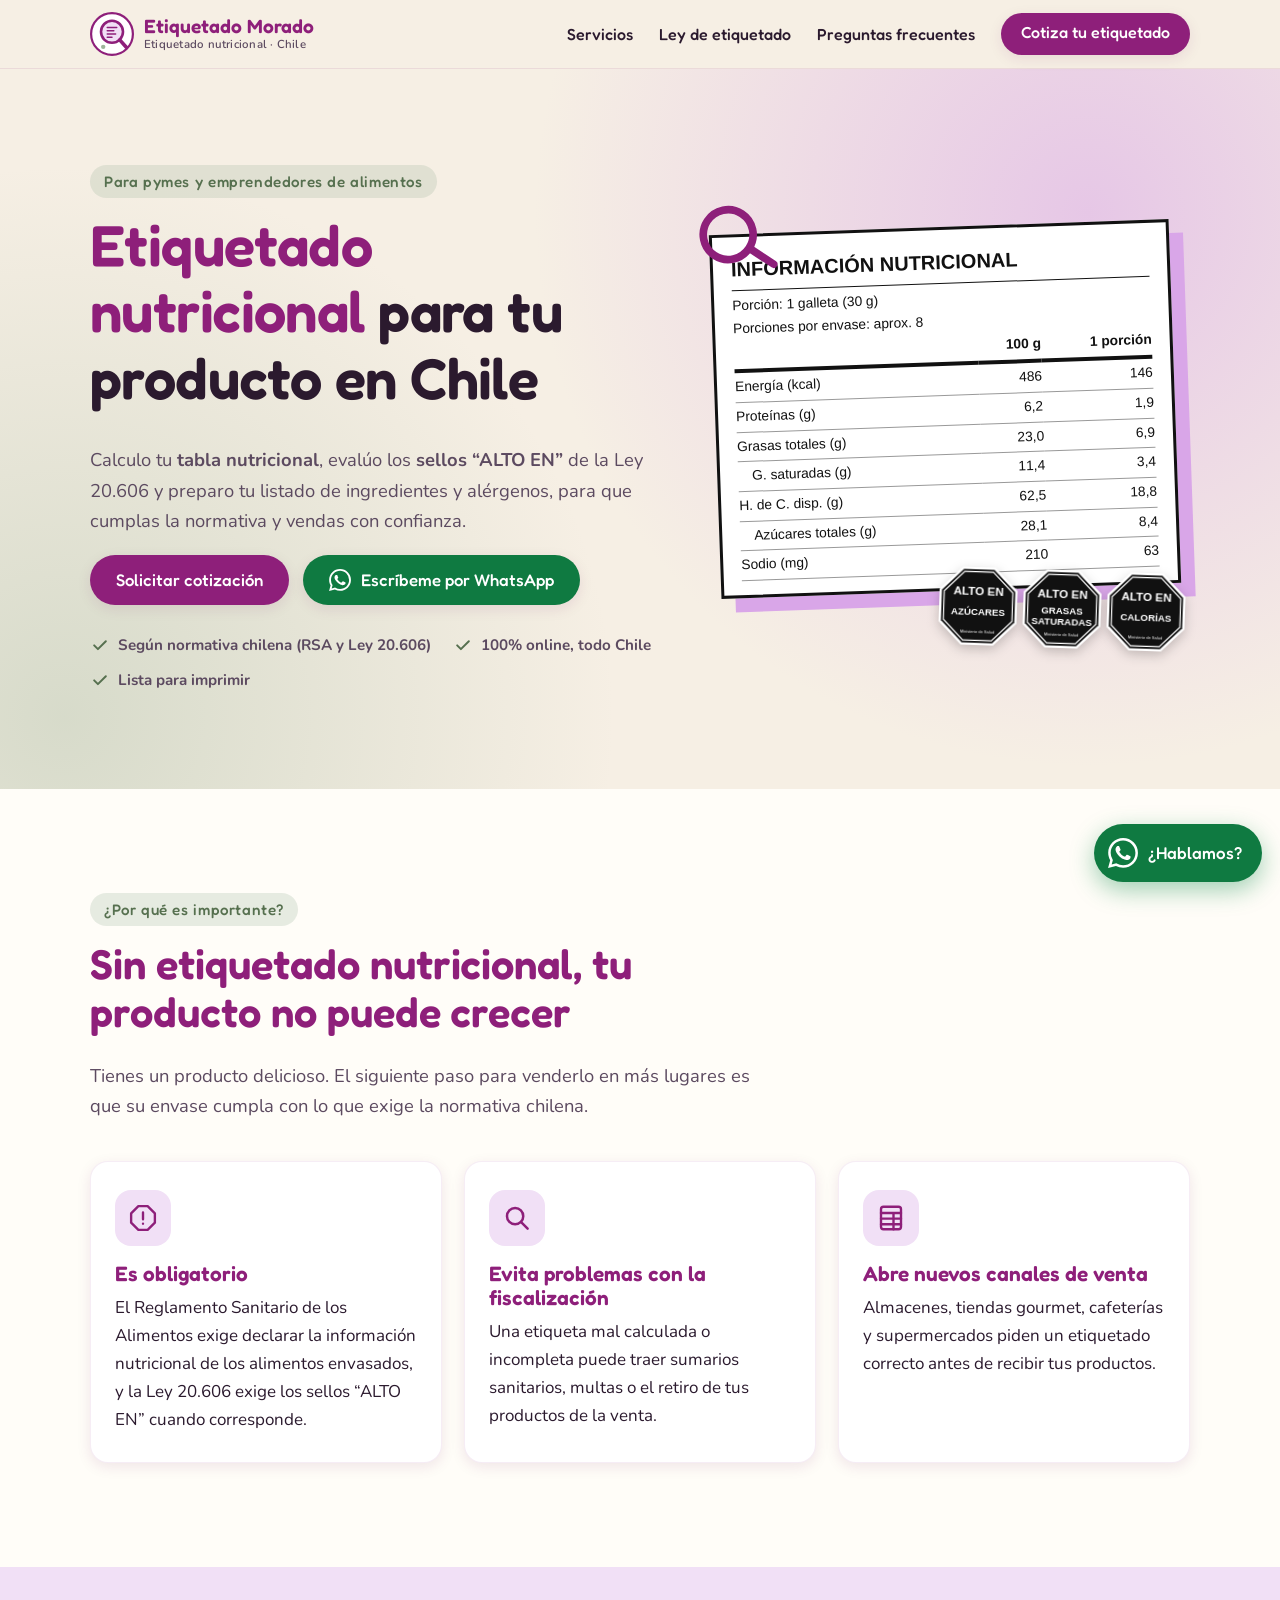
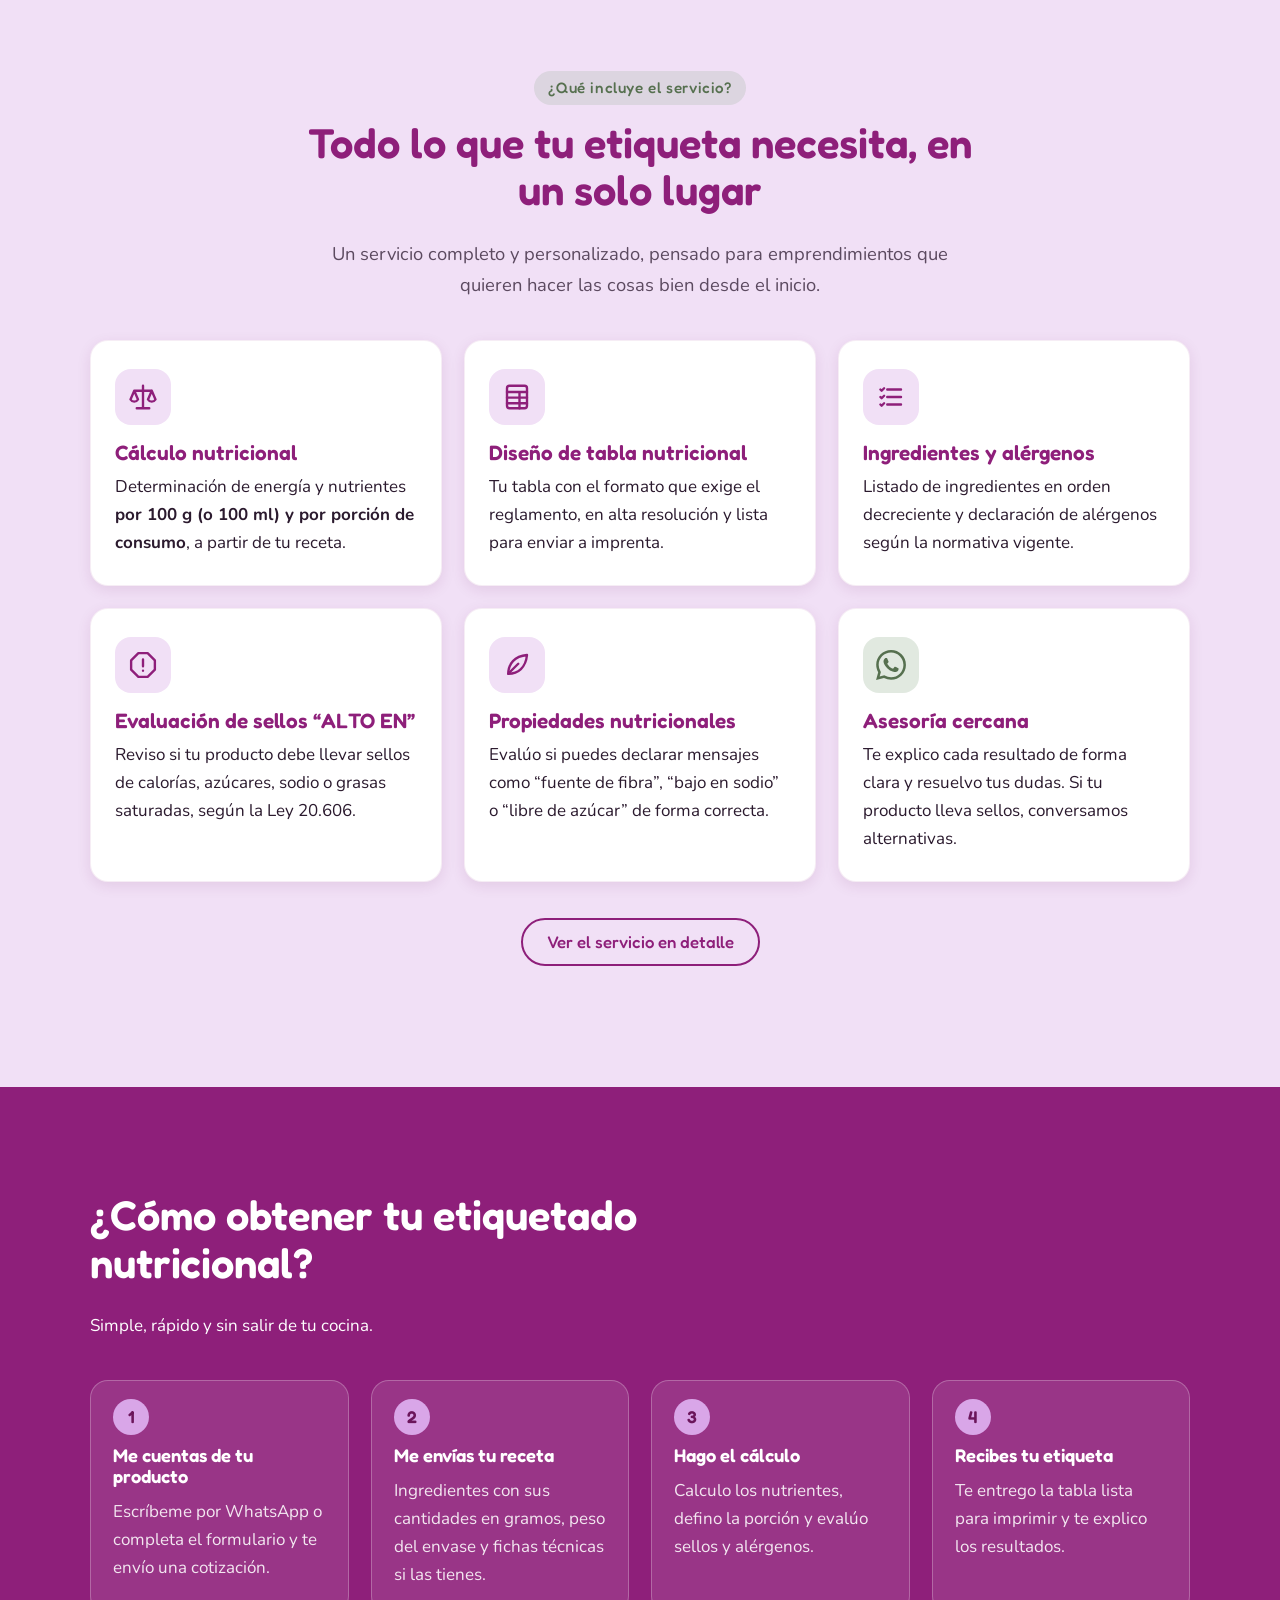
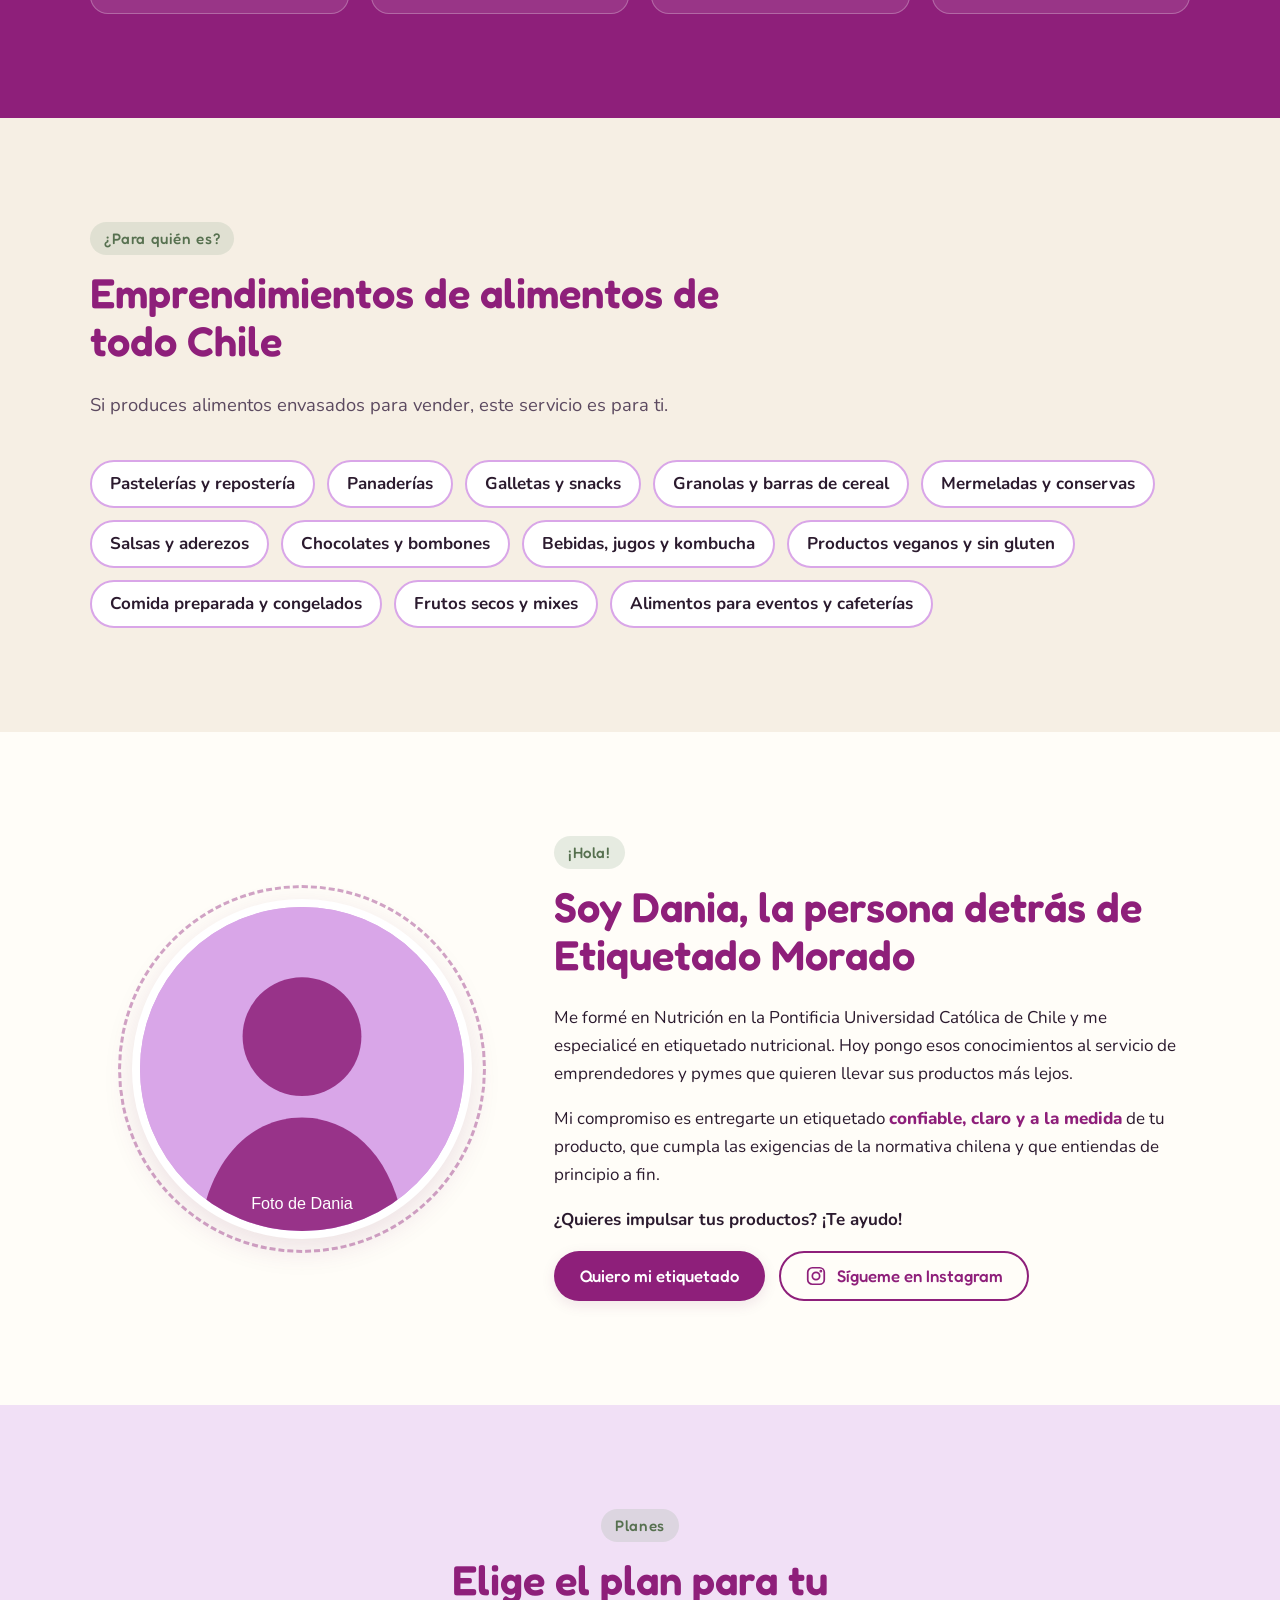
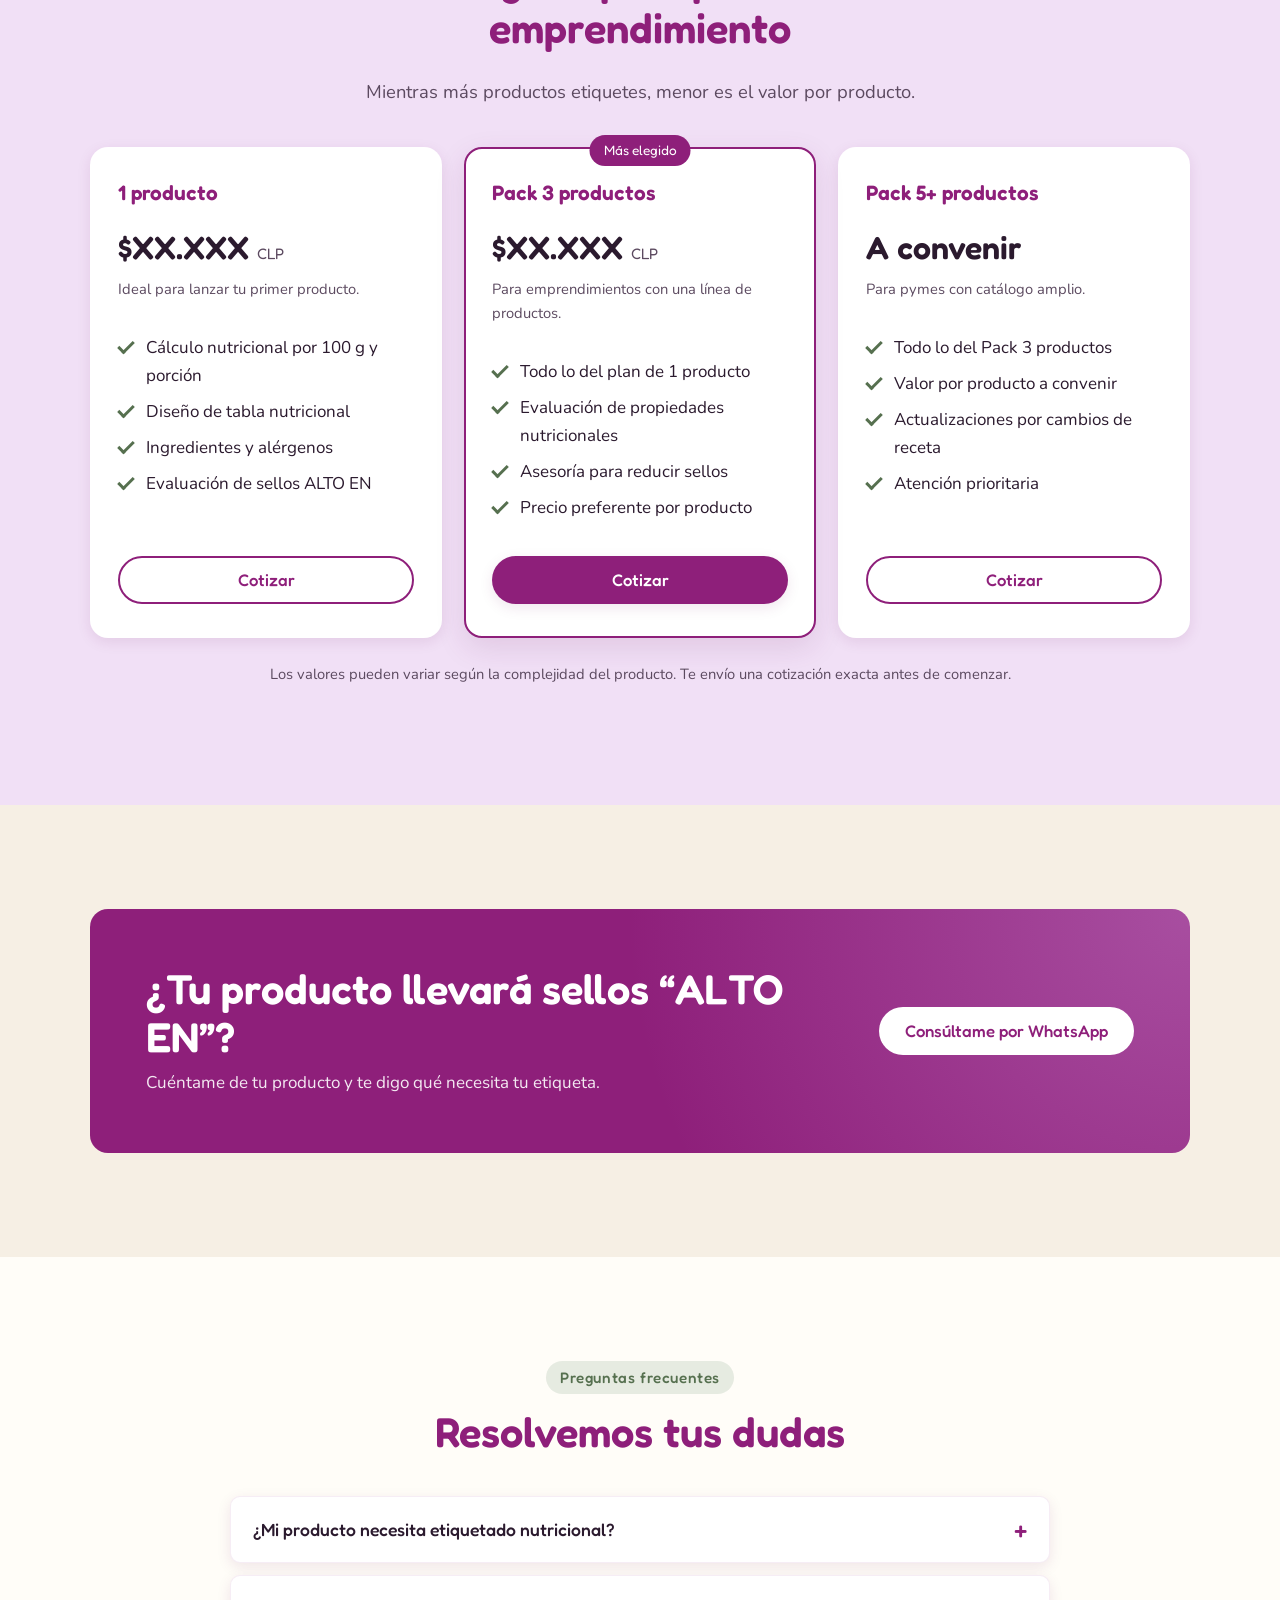
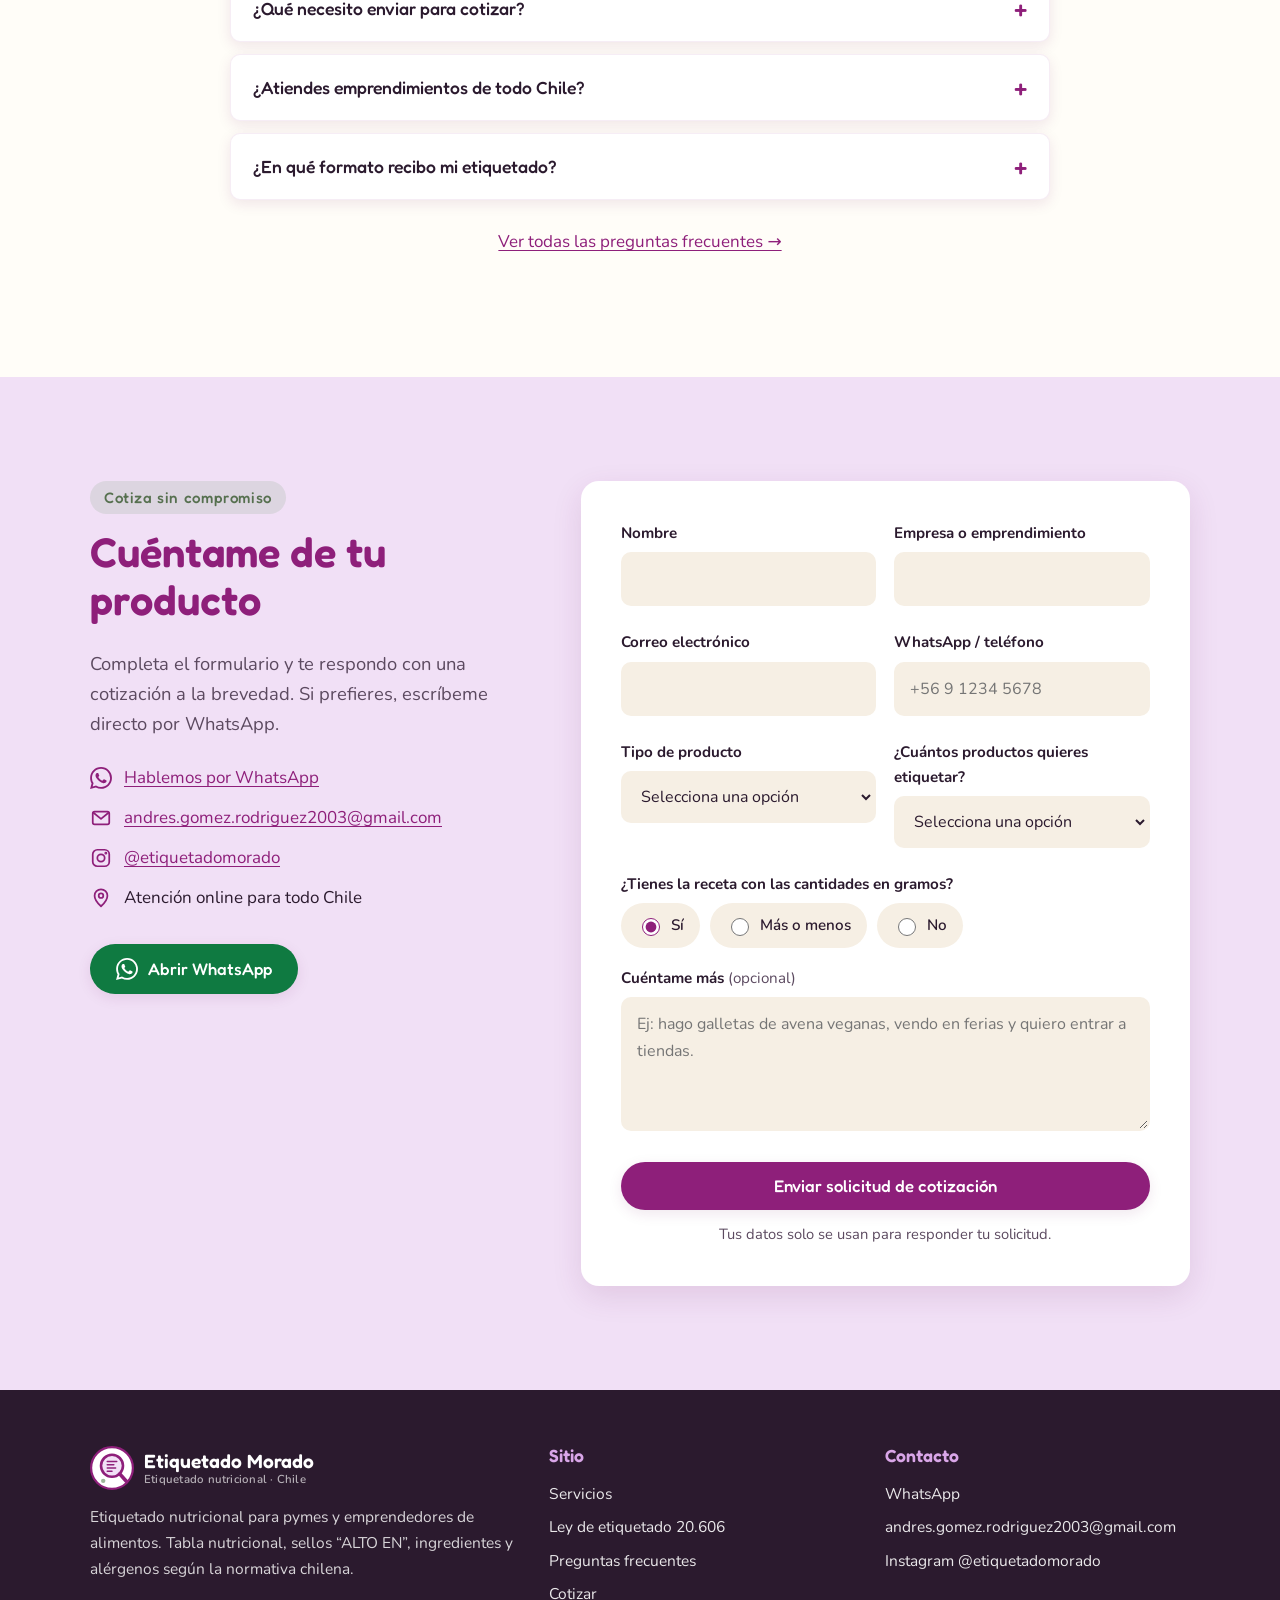
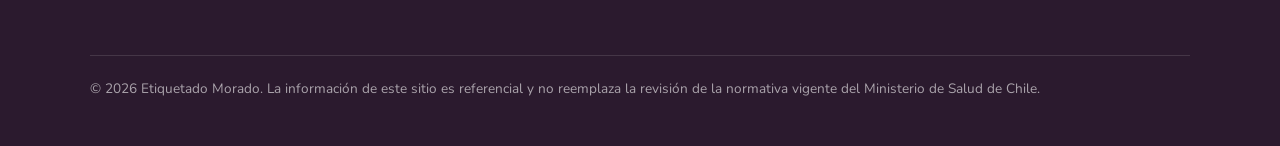
<file: index.html>
<!doctype html>
<html lang="es-CL">
<head>
  <meta charset="utf-8">
  <meta name="viewport" content="width=device-width, initial-scale=1, viewport-fit=cover">
  <title>Etiquetado Nutricional para Pymes y Emprendedores | Chile</title>
  <meta name="description" content="Tabla nutricional, sellos ALTO EN (Ley 20.606), ingredientes y alérgenos para tu producto. Etiquetado online para pymes de todo Chile. ¡Cotiza por WhatsApp!">
  <link rel="canonical" href="https://www.etiquetadomorado.cl/">
  <meta name="robots" content="index, follow, max-image-preview:large">
  <meta name="theme-color" content="#8e1f7a">

  <meta property="og:type" content="website">
  <meta property="og:locale" content="es_CL">
  <meta property="og:site_name" content="Etiquetado Morado">
  <meta property="og:title" content="Etiquetado nutricional para pymes y emprendedores en Chile">
  <meta property="og:description" content="Tabla nutricional, sellos ALTO EN, ingredientes y alérgenos. Cumple la normativa chilena y vende tus productos con confianza.">
  <meta property="og:url" content="https://www.etiquetadomorado.cl/">
  <meta property="og:image" content="https://www.etiquetadomorado.cl/assets/img/og-image.png">
  <meta property="og:image:width" content="1200">
  <meta property="og:image:height" content="630">
  <meta name="twitter:card" content="summary_large_image">

  <link rel="icon" href="/favicon.ico" sizes="48x48">
  <link rel="icon" href="/assets/img/logo.svg" type="image/svg+xml">
  <link rel="apple-touch-icon" href="/assets/img/apple-touch-icon.png">
  <link rel="manifest" href="/site.webmanifest">

  <link rel="preconnect" href="https://fonts.googleapis.com">
  <link rel="preconnect" href="https://fonts.gstatic.com" crossorigin>
  <link rel="stylesheet" href="https://fonts.googleapis.com/css2?family=Fredoka:wght@500;600&family=Nunito:wght@400;600;700;800&display=swap">
  <link rel="stylesheet" href="/css/styles.css">
  <script>document.documentElement.classList.add("js");</script>
  <script src="/js/config.js" defer></script>
  <script src="/js/main.js" defer></script>

  <script type="application/ld+json">
  {
    "@context": "https://schema.org",
    "@graph": [
      {
        "@type": "ProfessionalService",
        "@id": "https://www.etiquetadomorado.cl/#negocio",
        "name": "Etiquetado Morado",
        "description": "Servicio de elaboración de etiquetado nutricional para pymes y emprendedores de alimentos en Chile: tabla nutricional, sellos ALTO EN según Ley 20.606, ingredientes, alérgenos y propiedades nutricionales.",
        "url": "https://www.etiquetadomorado.cl/",
        "logo": "https://www.etiquetadomorado.cl/assets/img/logo.svg",
        "image": "https://www.etiquetadomorado.cl/assets/img/og-image.png",
        "email": "andres.gomez.rodriguez2003@gmail.com",
        "telephone": "+56979828311",
        "priceRange": "$$",
        "areaServed": { "@type": "Country", "name": "Chile" },
        "knowsLanguage": "es-CL",
        "founder": { "@id": "https://www.etiquetadomorado.cl/#dania" },
        "sameAs": ["https://www.instagram.com/etiquetadomorado/"],
        "hasOfferCatalog": {
          "@type": "OfferCatalog",
          "name": "Servicios de etiquetado nutricional",
          "itemListElement": [
            { "@type": "Offer", "itemOffered": { "@type": "Service", "name": "Cálculo de tabla nutricional por 100 g y por porción" } },
            { "@type": "Offer", "itemOffered": { "@type": "Service", "name": "Diseño de tabla nutricional lista para imprimir" } },
            { "@type": "Offer", "itemOffered": { "@type": "Service", "name": "Listado de ingredientes y declaración de alérgenos" } },
            { "@type": "Offer", "itemOffered": { "@type": "Service", "name": "Evaluación de sellos ALTO EN según Ley 20.606" } },
            { "@type": "Offer", "itemOffered": { "@type": "Service", "name": "Evaluación de propiedades nutricionales y saludables" } }
          ]
        }
      },
      {
        "@type": "Person",
        "@id": "https://www.etiquetadomorado.cl/#dania",
        "name": "Dania",
        "jobTitle": "Etiquetado nutricional",
        "alumniOf": { "@type": "CollegeOrUniversity", "name": "Pontificia Universidad Católica de Chile" },
        "worksFor": { "@id": "https://www.etiquetadomorado.cl/#negocio" }
      },
      {
        "@type": "WebSite",
        "@id": "https://www.etiquetadomorado.cl/#web",
        "url": "https://www.etiquetadomorado.cl/",
        "name": "Etiquetado Morado",
        "inLanguage": "es-CL",
        "publisher": { "@id": "https://www.etiquetadomorado.cl/#negocio" }
      },
      {
        "@type": "FAQPage",
        "mainEntity": [
          {
            "@type": "Question",
            "name": "¿Mi producto necesita etiquetado nutricional?",
            "acceptedAnswer": { "@type": "Answer", "text": "Sí, en Chile los alimentos envasados que se comercializan deben incluir rotulación nutricional según el Reglamento Sanitario de los Alimentos (DS 977/96), con algunas excepciones. Además, si superan los límites de la Ley 20.606 deben llevar los sellos ALTO EN." }
          },
          {
            "@type": "Question",
            "name": "¿Qué necesito enviar para cotizar mi etiquetado?",
            "acceptedAnswer": { "@type": "Answer", "text": "La receta con todos los ingredientes y sus cantidades en gramos, el peso neto del envase y, si las tienes, las fichas técnicas de tus ingredientes. Si no tienes todo, te ayudo a reunirlo." }
          },
          {
            "@type": "Question",
            "name": "¿Atiendes emprendimientos de todo Chile?",
            "acceptedAnswer": { "@type": "Answer", "text": "Sí. El servicio es 100% online, así que trabajo con pymes y emprendedores de cualquier región de Chile." }
          },
          {
            "@type": "Question",
            "name": "¿En qué formato recibo mi etiquetado?",
            "acceptedAnswer": { "@type": "Answer", "text": "Recibes la tabla nutricional diseñada en alta resolución (PDF y PNG), el listado de ingredientes y alérgenos y la evaluación de sellos, lista para que tu diseñador o imprenta la incorpore al envase." }
          }
        ]
      }
    ]
  }
  </script>
</head>
<body>
  <a class="skip-link" href="#contenido">Saltar al contenido</a>

  <svg width="0" height="0" style="position:absolute" aria-hidden="true" focusable="false">
    <symbol id="i-wsp" viewBox="0 0 24 24"><path fill="currentColor" d="M17.47 14.38c-.3-.15-1.76-.87-2.03-.97-.27-.1-.47-.15-.67.15-.2.3-.77.97-.94 1.16-.17.2-.35.22-.64.08-.3-.15-1.26-.47-2.39-1.48-.88-.79-1.48-1.76-1.65-2.06-.17-.3-.02-.46.13-.6.13-.14.3-.35.44-.52.15-.18.2-.3.3-.5.1-.2.05-.37-.02-.52-.08-.15-.67-1.61-.92-2.2-.24-.58-.49-.5-.67-.51h-.57c-.2 0-.52.07-.79.37-.27.3-1.04 1.02-1.04 2.48s1.07 2.88 1.21 3.07c.15.2 2.1 3.2 5.08 4.49.71.3 1.26.49 1.7.63.71.22 1.36.19 1.87.12.57-.09 1.76-.72 2-1.41.25-.7.25-1.29.18-1.41-.08-.13-.27-.2-.57-.35Zm-5.42 7.4h-.01a9.87 9.87 0 0 1-5.03-1.38l-.36-.21-3.74.98 1-3.65-.24-.37a9.86 9.86 0 0 1-1.51-5.26c0-5.45 4.44-9.88 9.89-9.88 2.64 0 5.12 1.03 6.99 2.9a9.83 9.83 0 0 1 2.89 6.99c0 5.45-4.44 9.88-9.88 9.88Zm8.41-18.3A11.82 11.82 0 0 0 12.05 0C5.5 0 .16 5.34.16 11.89c0 2.1.55 4.14 1.59 5.95L.06 24l6.3-1.65a11.88 11.88 0 0 0 5.69 1.45h.01c6.55 0 11.89-5.34 11.89-11.9 0-3.17-1.24-6.16-3.48-8.41Z"/></symbol>
    <symbol id="i-menu" viewBox="0 0 24 24"><path fill="none" stroke="currentColor" stroke-width="2.2" stroke-linecap="round" d="M4 7h16M4 12h16M4 17h16"/></symbol>
    <symbol id="i-check" viewBox="0 0 24 24"><path fill="none" stroke="currentColor" stroke-width="2.4" stroke-linecap="round" stroke-linejoin="round" d="m5 12.5 4.5 4.5L19 7.5"/></symbol>
    <symbol id="i-balanza" viewBox="0 0 24 24"><g fill="none" stroke="currentColor" stroke-width="1.9" stroke-linecap="round" stroke-linejoin="round"><path d="M12 3v18M7 21h10M5 7h14M5 7l-3 7a3.5 3.5 0 0 0 6 0L5 7Zm14 0-3 7a3.5 3.5 0 0 0 6 0l-3-7Z"/></g></symbol>
    <symbol id="i-tabla" viewBox="0 0 24 24"><g fill="none" stroke="currentColor" stroke-width="1.9" stroke-linecap="round"><rect x="4" y="3" width="16" height="18" rx="2"/><path d="M4 8h16M4 12.5h16M4 17h16M14 8v13"/></g></symbol>
    <symbol id="i-lista" viewBox="0 0 24 24"><g fill="none" stroke="currentColor" stroke-width="1.9" stroke-linecap="round" stroke-linejoin="round"><path d="M9 6h11M9 12h11M9 18h11"/><path d="m3.5 6 1 1 2-2M3.5 12l1 1 2-2M3.5 18l1 1 2-2"/></g></symbol>
    <symbol id="i-octogono" viewBox="0 0 24 24"><path fill="none" stroke="currentColor" stroke-width="1.9" stroke-linejoin="round" d="M8.3 2.5h7.4l5.8 5.8v7.4l-5.8 5.8H8.3l-5.8-5.8V8.3Z"/><path fill="none" stroke="currentColor" stroke-width="1.9" stroke-linecap="round" d="M12 7.5v5.5M12 16.5v.01"/></symbol>
    <symbol id="i-hoja" viewBox="0 0 24 24"><g fill="none" stroke="currentColor" stroke-width="1.9" stroke-linecap="round" stroke-linejoin="round"><path d="M5 19c0-8 5-14 15-15-1 10-7 15-15 15Z"/><path d="M5 19 13 11"/></g></symbol>
    <symbol id="i-mail" viewBox="0 0 24 24"><g fill="none" stroke="currentColor" stroke-width="1.9" stroke-linejoin="round"><rect x="3" y="5" width="18" height="14" rx="2"/><path d="m3.5 6 8.5 7 8.5-7"/></g></symbol>
    <symbol id="i-ig" viewBox="0 0 24 24"><g fill="none" stroke="currentColor" stroke-width="1.9"><rect x="3" y="3" width="18" height="18" rx="5"/><circle cx="12" cy="12" r="4"/><circle cx="17.3" cy="6.7" r=".6" fill="currentColor"/></g></symbol>
    <symbol id="i-chile" viewBox="0 0 24 24"><g fill="none" stroke="currentColor" stroke-width="1.9" stroke-linecap="round" stroke-linejoin="round"><path d="M12 21s-7-6.2-7-11.5a7 7 0 0 1 14 0C19 14.8 12 21 12 21Z"/><circle cx="12" cy="9.5" r="2.5"/></g></symbol>
    <symbol id="i-lupa" viewBox="0 0 24 24"><g fill="none" stroke="currentColor" stroke-width="2" stroke-linecap="round"><circle cx="10.5" cy="10.5" r="6.5"/><path d="m15.5 15.5 5 5"/></g></symbol>
  </svg>

  <header class="header">
    <div class="contenedor header__barra">
      <a class="logo" href="/" aria-label="Etiquetado Morado, ir al inicio">
        <img src="/assets/img/logo.svg" alt="" width="44" height="44">
        <span>Etiquetado Morado<small>Etiquetado nutricional · Chile</small></span>
      </a>
      <button class="nav__toggle" type="button" aria-expanded="false" aria-controls="nav" aria-label="Abrir menú">
        <svg aria-hidden="true"><use href="#i-menu"/></svg>
      </button>
      <nav id="nav" class="nav" aria-label="Principal">
        <ul>
          <li><a href="/servicios/">Servicios</a></li>
          <li><a href="/ley-de-etiquetado/">Ley de etiquetado</a></li>
          <li><a href="/preguntas-frecuentes/">Preguntas frecuentes</a></li>
          <li><a class="btn btn--primario" href="/#cotizar">Cotiza tu etiquetado</a></li>
        </ul>
      </nav>
    </div>
  </header>

  <main id="contenido">
    <!-- HERO -->
    <section class="hero">
      <div class="contenedor hero__grid">
        <div>
          <span class="eyebrow">Para pymes y emprendedores de alimentos</span>
          <h1>Etiquetado nutricional <span>para tu producto en Chile</span></h1>
          <p class="lead">Calculo tu <strong>tabla nutricional</strong>, evalúo los <strong>sellos “ALTO EN”</strong> de la Ley 20.606 y preparo tu listado de ingredientes y alérgenos, para que cumplas la normativa y vendas con confianza.</p>
          <div class="acciones">
            <a class="btn btn--primario" href="#cotizar">Solicitar cotización</a>
            <a class="btn btn--wsp" href="https://wa.me/56979828311" data-wsp>
              <svg aria-hidden="true"><use href="#i-wsp"/></svg>
              Escríbeme por WhatsApp
            </a>
          </div>
          <ul class="hero__confianza">
            <li><svg aria-hidden="true"><use href="#i-check"/></svg>Según normativa chilena (RSA y Ley 20.606)</li>
            <li><svg aria-hidden="true"><use href="#i-check"/></svg>100% online, todo Chile</li>
            <li><svg aria-hidden="true"><use href="#i-check"/></svg>Lista para imprimir</li>
          </ul>
        </div>

        <div class="hero__visual" aria-hidden="true">
          <svg class="lupa-deco" viewBox="0 0 24 24"><use href="#i-lupa"/></svg>
          <div class="etiqueta-demo">
            <div class="etiqueta-demo__titulo">Información nutricional</div>
            <div>Porción: 1 galleta (30 g)</div>
            <div>Porciones por envase: aprox. 8</div>
            <table>
              <thead><tr><th></th><th>100 g</th><th>1 porción</th></tr></thead>
              <tbody>
                <tr><td>Energía (kcal)</td><td>486</td><td>146</td></tr>
                <tr><td>Proteínas (g)</td><td>6,2</td><td>1,9</td></tr>
                <tr><td>Grasas totales (g)</td><td>23,0</td><td>6,9</td></tr>
                <tr class="sub"><td>G. saturadas (g)</td><td>11,4</td><td>3,4</td></tr>
                <tr><td>H. de C. disp. (g)</td><td>62,5</td><td>18,8</td></tr>
                <tr class="sub"><td>Azúcares totales (g)</td><td>28,1</td><td>8,4</td></tr>
                <tr><td>Sodio (mg)</td><td>210</td><td>63</td></tr>
              </tbody>
            </table>
            <div class="etiqueta-demo__sellos">
              <img class="sello" src="/assets/img/sello-azucares.svg" alt="" width="78" height="78">
              <img class="sello" src="/assets/img/sello-grasas.svg" alt="" width="78" height="78">
              <img class="sello" src="/assets/img/sello-calorias.svg" alt="" width="78" height="78">
            </div>
          </div>
        </div>
      </div>
    </section>

    <!-- POR QUÉ -->
    <section class="seccion seccion--papel" aria-labelledby="t-porque">
      <div class="contenedor">
        <div class="seccion__intro revelar">
          <span class="eyebrow">¿Por qué es importante?</span>
          <h2 id="t-porque">Sin etiquetado nutricional, tu producto no puede crecer</h2>
          <p class="lead">Tienes un producto delicioso. El siguiente paso para venderlo en más lugares es que su envase cumpla con lo que exige la normativa chilena.</p>
        </div>
        <div class="grid grid--3">
          <article class="tarjeta revelar">
            <div class="tarjeta__icono"><svg aria-hidden="true"><use href="#i-octogono"/></svg></div>
            <h3>Es obligatorio</h3>
            <p>El Reglamento Sanitario de los Alimentos exige declarar la información nutricional de los alimentos envasados, y la Ley 20.606 exige los sellos “ALTO EN” cuando corresponde.</p>
          </article>
          <article class="tarjeta revelar">
            <div class="tarjeta__icono"><svg aria-hidden="true"><use href="#i-lupa"/></svg></div>
            <h3>Evita problemas con la fiscalización</h3>
            <p>Una etiqueta mal calculada o incompleta puede traer sumarios sanitarios, multas o el retiro de tus productos de la venta.</p>
          </article>
          <article class="tarjeta revelar">
            <div class="tarjeta__icono"><svg aria-hidden="true"><use href="#i-tabla"/></svg></div>
            <h3>Abre nuevos canales de venta</h3>
            <p>Almacenes, tiendas gourmet, cafeterías y supermercados piden un etiquetado correcto antes de recibir tus productos.</p>
          </article>
        </div>
      </div>
    </section>

    <!-- SERVICIO -->
    <section class="seccion seccion--lila" id="servicio" aria-labelledby="t-servicio">
      <div class="contenedor">
        <div class="seccion__intro seccion__intro--centro revelar">
          <span class="eyebrow">¿Qué incluye el servicio?</span>
          <h2 id="t-servicio">Todo lo que tu etiqueta necesita, en un solo lugar</h2>
          <p class="lead">Un servicio completo y personalizado, pensado para emprendimientos que quieren hacer las cosas bien desde el inicio.</p>
        </div>
        <div class="grid grid--3">
          <article class="tarjeta revelar">
            <div class="tarjeta__icono"><svg aria-hidden="true"><use href="#i-balanza"/></svg></div>
            <h3>Cálculo nutricional</h3>
            <p>Determinación de energía y nutrientes <strong>por 100 g (o 100 ml) y por porción de consumo</strong>, a partir de tu receta.</p>
          </article>
          <article class="tarjeta revelar">
            <div class="tarjeta__icono"><svg aria-hidden="true"><use href="#i-tabla"/></svg></div>
            <h3>Diseño de tabla nutricional</h3>
            <p>Tu tabla con el formato que exige el reglamento, en alta resolución y lista para enviar a imprenta.</p>
          </article>
          <article class="tarjeta revelar">
            <div class="tarjeta__icono"><svg aria-hidden="true"><use href="#i-lista"/></svg></div>
            <h3>Ingredientes y alérgenos</h3>
            <p>Listado de ingredientes en orden decreciente y declaración de alérgenos según la normativa vigente.</p>
          </article>
          <article class="tarjeta revelar">
            <div class="tarjeta__icono"><svg aria-hidden="true"><use href="#i-octogono"/></svg></div>
            <h3>Evaluación de sellos “ALTO EN”</h3>
            <p>Reviso si tu producto debe llevar sellos de calorías, azúcares, sodio o grasas saturadas, según la Ley 20.606.</p>
          </article>
          <article class="tarjeta revelar">
            <div class="tarjeta__icono"><svg aria-hidden="true"><use href="#i-hoja"/></svg></div>
            <h3>Propiedades nutricionales</h3>
            <p>Evalúo si puedes declarar mensajes como “fuente de fibra”, “bajo en sodio” o “libre de azúcar” de forma correcta.</p>
          </article>
          <article class="tarjeta tarjeta--salvia revelar">
            <div class="tarjeta__icono"><svg aria-hidden="true"><use href="#i-wsp"/></svg></div>
            <h3>Asesoría cercana</h3>
            <p>Te explico cada resultado de forma clara y resuelvo tus dudas. Si tu producto lleva sellos, conversamos alternativas.</p>
          </article>
        </div>
        <p style="text-align:center;margin-top:36px">
          <a class="btn btn--borde" href="/servicios/">Ver el servicio en detalle</a>
        </p>
      </div>
    </section>

    <!-- CÓMO FUNCIONA -->
    <section class="seccion seccion--morado" aria-labelledby="t-proceso">
      <div class="contenedor">
        <div class="seccion__intro revelar">
          <h2 id="t-proceso">¿Cómo obtener tu etiquetado nutricional?</h2>
          <p>Simple, rápido y sin salir de tu cocina.</p>
        </div>
        <ol class="pasos">
          <li class="revelar">
            <h3>Me cuentas de tu producto</h3>
            <p>Escríbeme por WhatsApp o completa el formulario y te envío una cotización.</p>
          </li>
          <li class="revelar">
            <h3>Me envías tu receta</h3>
            <p>Ingredientes con sus cantidades en gramos, peso del envase y fichas técnicas si las tienes.</p>
          </li>
          <li class="revelar">
            <h3>Hago el cálculo</h3>
            <p>Calculo los nutrientes, defino la porción y evalúo sellos y alérgenos.</p>
          </li>
          <li class="revelar">
            <h3>Recibes tu etiqueta</h3>
            <p>Te entrego la tabla lista para imprimir y te explico los resultados.</p>
          </li>
        </ol>
      </div>
    </section>

    <!-- PARA QUIÉN -->
    <section class="seccion" aria-labelledby="t-rubros">
      <div class="contenedor">
        <div class="seccion__intro revelar">
          <span class="eyebrow">¿Para quién es?</span>
          <h2 id="t-rubros">Emprendimientos de alimentos de todo Chile</h2>
          <p class="lead">Si produces alimentos envasados para vender, este servicio es para ti.</p>
        </div>
        <ul class="chips revelar">
          <li>Pastelerías y repostería</li>
          <li>Panaderías</li>
          <li>Galletas y snacks</li>
          <li>Granolas y barras de cereal</li>
          <li>Mermeladas y conservas</li>
          <li>Salsas y aderezos</li>
          <li>Chocolates y bombones</li>
          <li>Bebidas, jugos y kombucha</li>
          <li>Productos veganos y sin gluten</li>
          <li>Comida preparada y congelados</li>
          <li>Frutos secos y mixes</li>
          <li>Alimentos para eventos y cafeterías</li>
        </ul>
      </div>
    </section>

    <!-- SOBRE MÍ -->
    <section class="seccion seccion--papel" id="sobre-mi" aria-labelledby="t-sobre">
      <div class="contenedor sobre">
        <div class="sobre__foto revelar">
          <!-- TODO: reemplazar por una foto real de Dania (cuadrada, mín. 600×600, WebP) -->
          <img src="/assets/img/dania.svg" alt="Dania, a cargo de Etiquetado Morado" width="600" height="600" loading="lazy">
        </div>
        <div class="revelar">
          <span class="eyebrow">¡Hola!</span>
          <h2 id="t-sobre">Soy Dania, la persona detrás de Etiquetado Morado</h2>
          <!-- TODO: confirmar con la clienta su título/formación exacta -->
          <p>Me formé en Nutrición en la Pontificia Universidad Católica de Chile y me especialicé en etiquetado nutricional. Hoy pongo esos conocimientos al servicio de emprendedores y pymes que quieren llevar sus productos más lejos.</p>
          <p>Mi compromiso es entregarte un etiquetado <span class="resaltado">confiable, claro y a la medida</span> de tu producto, que cumpla las exigencias de la normativa chilena y que entiendas de principio a fin.</p>
          <p><strong>¿Quieres impulsar tus productos? ¡Te ayudo!</strong></p>
          <div class="acciones">
            <a class="btn btn--primario" href="#cotizar">Quiero mi etiquetado</a>
            <a class="btn btn--borde" href="https://www.instagram.com/etiquetadomorado/" target="_blank" rel="noopener">
              <svg aria-hidden="true"><use href="#i-ig"/></svg>
              Sígueme en Instagram
            </a>
          </div>
        </div>
      </div>
    </section>

    <!-- PLANES -->
    <section class="seccion seccion--lila" id="planes" aria-labelledby="t-planes">
      <div class="contenedor">
        <div class="seccion__intro seccion__intro--centro revelar">
          <span class="eyebrow">Planes</span>
          <h2 id="t-planes">Elige el plan para tu emprendimiento</h2>
          <p class="lead">Mientras más productos etiquetes, menor es el valor por producto.</p>
        </div>
        <!-- TODO: reemplazar precios $XX.XXX por los valores reales -->
        <div class="grid grid--3">
          <article class="plan revelar">
            <h3>1 producto</h3>
            <p class="plan__precio">$XX.XXX <small>CLP</small></p>
            <p class="nota">Ideal para lanzar tu primer producto.</p>
            <ul>
              <li>Cálculo nutricional por 100 g y porción</li>
              <li>Diseño de tabla nutricional</li>
              <li>Ingredientes y alérgenos</li>
              <li>Evaluación de sellos ALTO EN</li>
            </ul>
            <a class="btn btn--borde btn--bloque" href="#cotizar">Cotizar</a>
          </article>
          <article class="plan plan--destacado revelar">
            <span class="plan__etiqueta">Más elegido</span>
            <h3>Pack 3 productos</h3>
            <p class="plan__precio">$XX.XXX <small>CLP</small></p>
            <p class="nota">Para emprendimientos con una línea de productos.</p>
            <ul>
              <li>Todo lo del plan de 1 producto</li>
              <li>Evaluación de propiedades nutricionales</li>
              <li>Asesoría para reducir sellos</li>
              <li>Precio preferente por producto</li>
            </ul>
            <a class="btn btn--primario btn--bloque" href="#cotizar">Cotizar</a>
          </article>
          <article class="plan revelar">
            <h3>Pack 5+ productos</h3>
            <p class="plan__precio">A convenir</p>
            <p class="nota">Para pymes con catálogo amplio.</p>
            <ul>
              <li>Todo lo del Pack 3 productos</li>
              <li>Valor por producto a convenir</li>
              <li>Actualizaciones por cambios de receta</li>
              <li>Atención prioritaria</li>
            </ul>
            <a class="btn btn--borde btn--bloque" href="#cotizar">Cotizar</a>
          </article>
        </div>
        <p class="nota" style="text-align:center;margin-top:24px">Los valores pueden variar según la complejidad del producto. Te envío una cotización exacta antes de comenzar.</p>
      </div>
    </section>

    <!-- TESTIMONIOS: activar cuando existan testimonios reales de clientes (no inventar reseñas)
    <section class="seccion" aria-labelledby="t-testimonios">
      <div class="contenedor">
        <h2 id="t-testimonios">Lo que dicen mis clientes</h2>
        <div class="grid grid--3">
          <figure class="tarjeta"><blockquote>…</blockquote><figcaption>Nombre, Emprendimiento</figcaption></figure>
        </div>
      </div>
    </section>
    -->

    <!-- CALCULADORA TEASER -->
    <section class="seccion" aria-labelledby="t-calc">
      <div class="contenedor">
        <div class="cta-banda revelar">
          <div>
            <h2 id="t-calc">¿Tu producto llevará sellos “ALTO EN”?</h2>
            <p>Cuéntame de tu producto y te digo qué necesita tu etiqueta.</p>
          </div>
          <a class="btn btn--blanco" href="https://wa.me/56979828311" data-wsp="¡Hola Dania! Quiero saber si mi producto llevaría sellos ALTO EN.">Consúltame por WhatsApp</a>
        </div>
      </div>
    </section>

    <!-- FAQ -->
    <section class="seccion seccion--papel" aria-labelledby="t-faq">
      <div class="contenedor">
        <div class="seccion__intro seccion__intro--centro revelar">
          <span class="eyebrow">Preguntas frecuentes</span>
          <h2 id="t-faq">Resolvemos tus dudas</h2>
        </div>
        <div class="faq">
          <details>
            <summary>¿Mi producto necesita etiquetado nutricional?</summary>
            <div class="faq__respuesta"><p>Sí. En Chile los alimentos envasados que se comercializan deben incluir rotulación nutricional según el Reglamento Sanitario de los Alimentos (DS 977/96), con algunas excepciones. Además, si superan los límites de la <a href="/ley-de-etiquetado/">Ley 20.606</a>, deben llevar los sellos “ALTO EN”.</p></div>
          </details>
          <details>
            <summary>¿Qué necesito enviar para cotizar?</summary>
            <div class="faq__respuesta"><p>La receta con todos los ingredientes y sus cantidades en gramos, el peso neto del envase y, si las tienes, las fichas técnicas de tus ingredientes. Si no tienes todo, te ayudo a reunirlo.</p></div>
          </details>
          <details>
            <summary>¿Atiendes emprendimientos de todo Chile?</summary>
            <div class="faq__respuesta"><p>Sí. El servicio es 100% online, así que trabajo con pymes y emprendedores de cualquier región de Chile.</p></div>
          </details>
          <details>
            <summary>¿En qué formato recibo mi etiquetado?</summary>
            <div class="faq__respuesta"><p>Recibes la tabla nutricional diseñada en alta resolución (PDF y PNG), el listado de ingredientes y alérgenos y la evaluación de sellos, lista para que tu diseñador o imprenta la incorpore al envase.</p></div>
          </details>
        </div>
        <p style="text-align:center;margin-top:28px"><a href="/preguntas-frecuentes/">Ver todas las preguntas frecuentes →</a></p>
      </div>
    </section>

    <!-- CONTACTO -->
    <section class="seccion seccion--lila" id="cotizar" aria-labelledby="t-cotizar">
      <div class="contenedor contacto">
        <div class="contacto__info revelar">
          <span class="eyebrow">Cotiza sin compromiso</span>
          <h2 id="t-cotizar">Cuéntame de tu producto</h2>
          <p class="lead">Completa el formulario y te respondo con una cotización a la brevedad. Si prefieres, escríbeme directo por WhatsApp.</p>
          <ul class="contacto__lista">
            <li><svg aria-hidden="true"><use href="#i-wsp"/></svg><a href="https://wa.me/56979828311" data-wsp>Hablemos por WhatsApp</a></li>
            <li><svg aria-hidden="true"><use href="#i-mail"/></svg><a href="mailto:andres.gomez.rodriguez2003@gmail.com" data-email data-email-texto>andres.gomez.rodriguez2003@gmail.com</a></li>
            <li><svg aria-hidden="true"><use href="#i-ig"/></svg><a href="https://www.instagram.com/etiquetadomorado/" target="_blank" rel="noopener">@etiquetadomorado</a></li>
            <li><svg aria-hidden="true"><use href="#i-chile"/></svg>Atención online para todo Chile</li>
          </ul>
          <a class="btn btn--wsp" href="https://wa.me/56979828311" data-wsp>
            <svg aria-hidden="true"><use href="#i-wsp"/></svg>
            Abrir WhatsApp
          </a>
        </div>

        <!-- Envío con Web3Forms (https://web3forms.com). Ver README → "Formulario de contacto". -->
        <form id="form-cotizacion" class="formulario revelar" name="cotizacion" method="POST" action="https://api.web3forms.com/submit" novalidate>
          <!-- TODO: reemplazar por la Access Key de Web3Forms (se obtiene gratis con el correo de Dania) -->
          <input type="hidden" name="access_key" value="8aba79ce-076e-4aed-ba34-f2d3830c78c3">
          <input type="hidden" name="subject" value="Nueva solicitud de cotización desde la web">
          <input type="hidden" name="from_name" value="Web Etiquetado Morado">
          <input type="hidden" name="redirect" value="https://www.etiquetadomorado.cl/gracias/">
          <p class="oculto-bot" aria-hidden="true">
            <label>No completar este campo: <input type="checkbox" name="botcheck" tabindex="-1" autocomplete="off"></label>
          </p>
          <div class="form-grid">
            <div class="campo">
              <label for="f-nombre">Nombre</label>
              <input id="f-nombre" name="nombre" type="text" autocomplete="name" required aria-describedby="e-nombre">
              <span class="campo__error" id="e-nombre" aria-live="polite"></span>
            </div>
            <div class="campo">
              <label for="f-empresa">Empresa o emprendimiento</label>
              <input id="f-empresa" name="empresa" type="text" autocomplete="organization" required aria-describedby="e-empresa">
              <span class="campo__error" id="e-empresa" aria-live="polite"></span>
            </div>
            <div class="campo">
              <label for="f-email">Correo electrónico</label>
              <input id="f-email" name="email" type="email" autocomplete="email" required aria-describedby="e-email">
              <span class="campo__error" id="e-email" aria-live="polite"></span>
            </div>
            <div class="campo">
              <label for="f-telefono">WhatsApp / teléfono</label>
              <input id="f-telefono" name="telefono" type="tel" autocomplete="tel" placeholder="+56 9 1234 5678" pattern="^\+?[0-9\s\-]{8,16}$" required aria-describedby="e-telefono">
              <span class="campo__error" id="e-telefono" aria-live="polite"></span>
            </div>
            <div class="campo">
              <label for="f-tipo">Tipo de producto</label>
              <select id="f-tipo" name="tipo_producto" required aria-describedby="e-tipo">
                <option value="">Selecciona una opción</option>
                <option>Pastelería o repostería</option>
                <option>Panadería</option>
                <option>Galletas o snacks</option>
                <option>Granola, cereales o barras</option>
                <option>Mermeladas, conservas o salsas</option>
                <option>Chocolates o confites</option>
                <option>Bebidas o jugos</option>
                <option>Comida preparada o congelados</option>
                <option>Otro</option>
              </select>
              <span class="campo__error" id="e-tipo" aria-live="polite"></span>
            </div>
            <div class="campo">
              <label for="f-cantidad">¿Cuántos productos quieres etiquetar?</label>
              <select id="f-cantidad" name="cantidad_productos" required aria-describedby="e-cantidad">
                <option value="">Selecciona una opción</option>
                <option>1</option>
                <option>2 a 3</option>
                <option>4 a 10</option>
                <option>Más de 10</option>
              </select>
              <span class="campo__error" id="e-cantidad" aria-live="polite"></span>
            </div>
            <div class="campo campo--completo">
              <fieldset>
                <legend>¿Tienes la receta con las cantidades en gramos?</legend>
                <div class="radios">
                  <label><input type="radio" name="tiene_receta" value="Sí" checked> Sí</label>
                  <label><input type="radio" name="tiene_receta" value="Más o menos"> Más o menos</label>
                  <label><input type="radio" name="tiene_receta" value="No"> No</label>
                </div>
              </fieldset>
            </div>
            <div class="campo campo--completo">
              <label for="f-mensaje">Cuéntame más <span class="opcional">(opcional)</span></label>
              <textarea id="f-mensaje" name="mensaje" rows="4" placeholder="Ej: hago galletas de avena veganas, vendo en ferias y quiero entrar a tiendas."></textarea>
            </div>
          </div>
          <div class="formulario__pie">
            <div id="form-estado" class="form-estado" role="alert" tabindex="-1" hidden>
              No pudimos enviar tu solicitud. Inténtalo de nuevo o
              <a href="https://wa.me/56979828311" data-wsp>escríbeme directo por WhatsApp</a>.
            </div>
            <button class="btn btn--primario btn--bloque" type="submit">Enviar solicitud de cotización</button>
            <p class="nota">Tus datos solo se usan para responder tu solicitud.</p>
          </div>
        </form>
      </div>
    </section>
  </main>

  <footer class="footer">
    <div class="contenedor">
      <div class="footer__grid">
        <div>
          <a class="logo" href="/">
            <img src="/assets/img/logo.svg" alt="" width="44" height="44" loading="lazy">
            <span>Etiquetado Morado<small>Etiquetado nutricional · Chile</small></span>
          </a>
          <p>Etiquetado nutricional para pymes y emprendedores de alimentos. Tabla nutricional, sellos “ALTO EN”, ingredientes y alérgenos según la normativa chilena.</p>
        </div>
        <div>
          <h2>Sitio</h2>
          <ul>
            <li><a href="/servicios/">Servicios</a></li>
            <li><a href="/ley-de-etiquetado/">Ley de etiquetado 20.606</a></li>
            <li><a href="/preguntas-frecuentes/">Preguntas frecuentes</a></li>
            <li><a href="/#cotizar">Cotizar</a></li>
          </ul>
        </div>
        <div>
          <h2>Contacto</h2>
          <ul>
            <li><a href="https://wa.me/56979828311" data-wsp>WhatsApp</a></li>
            <li><a href="mailto:andres.gomez.rodriguez2003@gmail.com" data-email data-email-texto>andres.gomez.rodriguez2003@gmail.com</a></li>
            <li><a href="https://www.instagram.com/etiquetadomorado/" target="_blank" rel="noopener">Instagram @etiquetadomorado</a></li>
          </ul>
        </div>
      </div>
      <p class="footer__legal">© <span data-anio>2026</span> Etiquetado Morado. La información de este sitio es referencial y no reemplaza la revisión de la normativa vigente del Ministerio de Salud de Chile.</p>
    </div>
  </footer>

  <a class="wsp-flotante" href="https://wa.me/56979828311" data-wsp aria-label="Escríbeme por WhatsApp">
    <svg aria-hidden="true"><use href="#i-wsp"/></svg>
    <span class="wsp-flotante__texto">¿Hablamos?</span>
  </a>
</body>
</html>
</file>
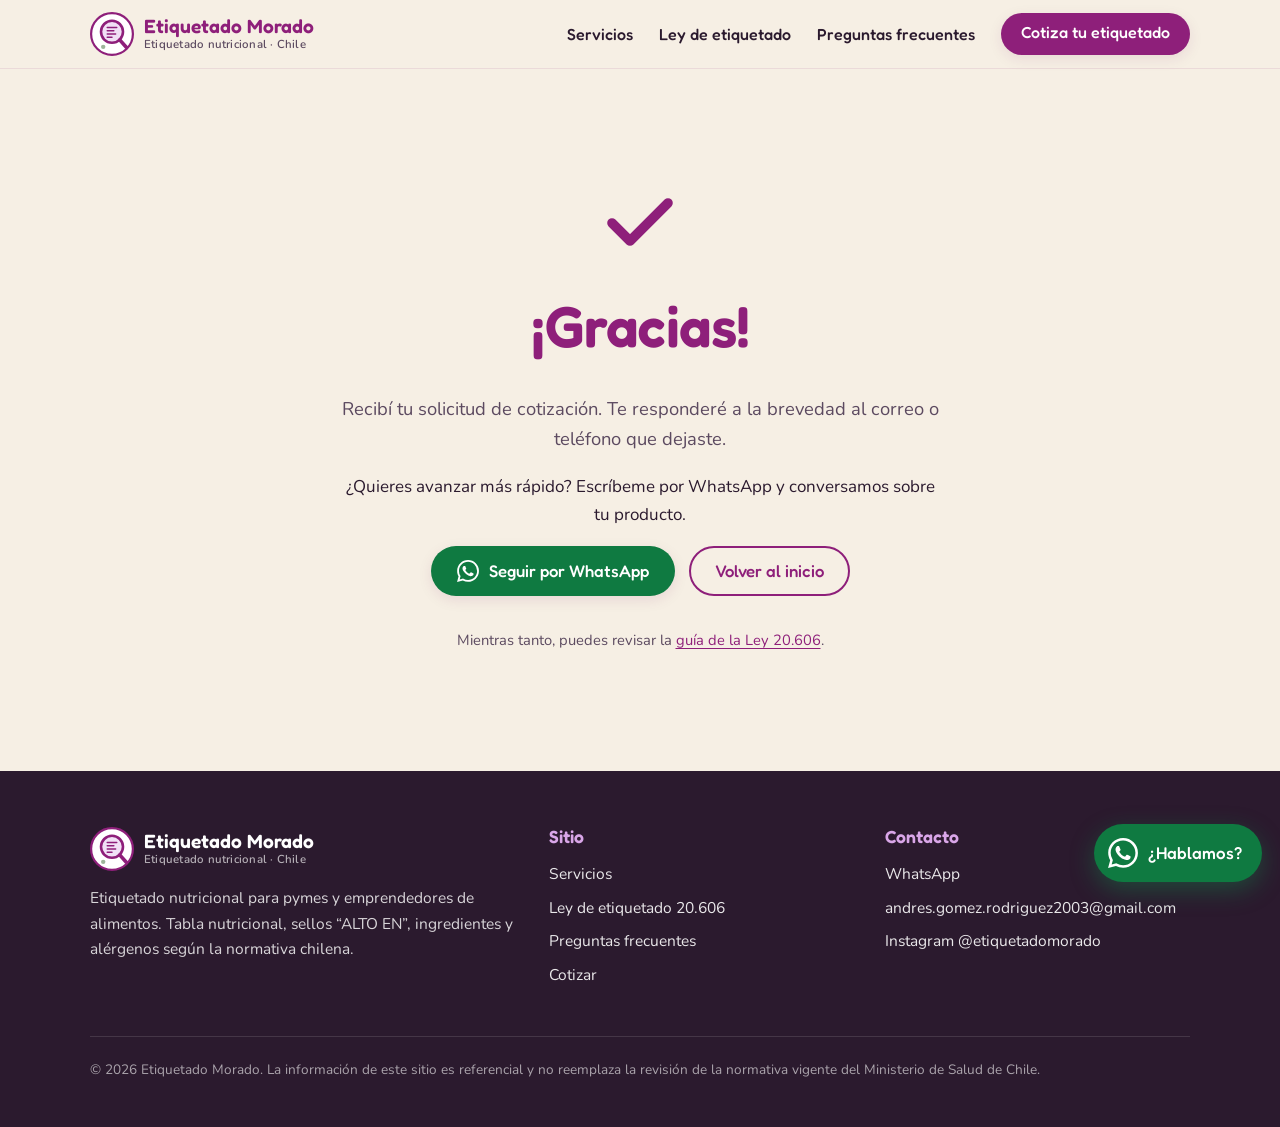
<file: gracias/index.html>
<!doctype html>
<html lang="es-CL">
<head>
  <meta charset="utf-8">
  <meta name="viewport" content="width=device-width, initial-scale=1, viewport-fit=cover">
  <title>¡Gracias por tu solicitud! | Etiquetado Morado</title>
  <meta name="description" content="Recibimos tu solicitud de cotización de etiquetado nutricional.">
  <link rel="canonical" href="https://www.etiquetadomorado.cl/gracias/">
  <meta name="robots" content="noindex, follow">
  <meta name="theme-color" content="#8e1f7a">

  <meta property="og:type" content="website">
  <meta property="og:locale" content="es_CL">
  <meta property="og:site_name" content="Etiquetado Morado">
  <meta property="og:title" content="Gracias">
  <meta property="og:description" content="Recibimos tu solicitud de cotización de etiquetado nutricional.">
  <meta property="og:url" content="https://www.etiquetadomorado.cl/gracias/">
  <meta property="og:image" content="https://www.etiquetadomorado.cl/assets/img/og-image.png">
  <meta property="og:image:width" content="1200">
  <meta property="og:image:height" content="630">
  <meta name="twitter:card" content="summary_large_image">

  <link rel="icon" href="/favicon.ico" sizes="48x48">
  <link rel="icon" href="/assets/img/logo.svg" type="image/svg+xml">
  <link rel="apple-touch-icon" href="/assets/img/apple-touch-icon.png">
  <link rel="manifest" href="/site.webmanifest">

  <link rel="preconnect" href="https://fonts.googleapis.com">
  <link rel="preconnect" href="https://fonts.gstatic.com" crossorigin>
  <link rel="stylesheet" href="https://fonts.googleapis.com/css2?family=Fredoka:wght@500;600&family=Nunito:wght@400;600;700;800&display=swap">
  <link rel="stylesheet" href="/css/styles.css">
  <script>document.documentElement.classList.add("js");</script>
  <script src="/js/config.js" defer></script>
  <script src="/js/main.js" defer></script>

</head>
<body>
  <a class="skip-link" href="#contenido">Saltar al contenido</a>

  <svg width="0" height="0" style="position:absolute" aria-hidden="true" focusable="false">
    <symbol id="i-wsp" viewBox="0 0 24 24"><path fill="currentColor" d="M17.47 14.38c-.3-.15-1.76-.87-2.03-.97-.27-.1-.47-.15-.67.15-.2.3-.77.97-.94 1.16-.17.2-.35.22-.64.08-.3-.15-1.26-.47-2.39-1.48-.88-.79-1.48-1.76-1.65-2.06-.17-.3-.02-.46.13-.6.13-.14.3-.35.44-.52.15-.18.2-.3.3-.5.1-.2.05-.37-.02-.52-.08-.15-.67-1.61-.92-2.2-.24-.58-.49-.5-.67-.51h-.57c-.2 0-.52.07-.79.37-.27.3-1.04 1.02-1.04 2.48s1.07 2.88 1.21 3.07c.15.2 2.1 3.2 5.08 4.49.71.3 1.26.49 1.7.63.71.22 1.36.19 1.87.12.57-.09 1.76-.72 2-1.41.25-.7.25-1.29.18-1.41-.08-.13-.27-.2-.57-.35Zm-5.42 7.4h-.01a9.87 9.87 0 0 1-5.03-1.38l-.36-.21-3.74.98 1-3.65-.24-.37a9.86 9.86 0 0 1-1.51-5.26c0-5.45 4.44-9.88 9.89-9.88 2.64 0 5.12 1.03 6.99 2.9a9.83 9.83 0 0 1 2.89 6.99c0 5.45-4.44 9.88-9.88 9.88Zm8.41-18.3A11.82 11.82 0 0 0 12.05 0C5.5 0 .16 5.34.16 11.89c0 2.1.55 4.14 1.59 5.95L.06 24l6.3-1.65a11.88 11.88 0 0 0 5.69 1.45h.01c6.55 0 11.89-5.34 11.89-11.9 0-3.17-1.24-6.16-3.48-8.41Z"/></symbol>
    <symbol id="i-menu" viewBox="0 0 24 24"><path fill="none" stroke="currentColor" stroke-width="2.2" stroke-linecap="round" d="M4 7h16M4 12h16M4 17h16"/></symbol>
    <symbol id="i-check" viewBox="0 0 24 24"><path fill="none" stroke="currentColor" stroke-width="2.4" stroke-linecap="round" stroke-linejoin="round" d="m5 12.5 4.5 4.5L19 7.5"/></symbol>
    <symbol id="i-balanza" viewBox="0 0 24 24"><g fill="none" stroke="currentColor" stroke-width="1.9" stroke-linecap="round" stroke-linejoin="round"><path d="M12 3v18M7 21h10M5 7h14M5 7l-3 7a3.5 3.5 0 0 0 6 0L5 7Zm14 0-3 7a3.5 3.5 0 0 0 6 0l-3-7Z"/></g></symbol>
    <symbol id="i-tabla" viewBox="0 0 24 24"><g fill="none" stroke="currentColor" stroke-width="1.9" stroke-linecap="round"><rect x="4" y="3" width="16" height="18" rx="2"/><path d="M4 8h16M4 12.5h16M4 17h16M14 8v13"/></g></symbol>
    <symbol id="i-lista" viewBox="0 0 24 24"><g fill="none" stroke="currentColor" stroke-width="1.9" stroke-linecap="round" stroke-linejoin="round"><path d="M9 6h11M9 12h11M9 18h11"/><path d="m3.5 6 1 1 2-2M3.5 12l1 1 2-2M3.5 18l1 1 2-2"/></g></symbol>
    <symbol id="i-octogono" viewBox="0 0 24 24"><path fill="none" stroke="currentColor" stroke-width="1.9" stroke-linejoin="round" d="M8.3 2.5h7.4l5.8 5.8v7.4l-5.8 5.8H8.3l-5.8-5.8V8.3Z"/><path fill="none" stroke="currentColor" stroke-width="1.9" stroke-linecap="round" d="M12 7.5v5.5M12 16.5v.01"/></symbol>
    <symbol id="i-hoja" viewBox="0 0 24 24"><g fill="none" stroke="currentColor" stroke-width="1.9" stroke-linecap="round" stroke-linejoin="round"><path d="M5 19c0-8 5-14 15-15-1 10-7 15-15 15Z"/><path d="M5 19 13 11"/></g></symbol>
    <symbol id="i-mail" viewBox="0 0 24 24"><g fill="none" stroke="currentColor" stroke-width="1.9" stroke-linejoin="round"><rect x="3" y="5" width="18" height="14" rx="2"/><path d="m3.5 6 8.5 7 8.5-7"/></g></symbol>
    <symbol id="i-ig" viewBox="0 0 24 24"><g fill="none" stroke="currentColor" stroke-width="1.9"><rect x="3" y="3" width="18" height="18" rx="5"/><circle cx="12" cy="12" r="4"/><circle cx="17.3" cy="6.7" r=".6" fill="currentColor"/></g></symbol>
    <symbol id="i-chile" viewBox="0 0 24 24"><g fill="none" stroke="currentColor" stroke-width="1.9" stroke-linecap="round" stroke-linejoin="round"><path d="M12 21s-7-6.2-7-11.5a7 7 0 0 1 14 0C19 14.8 12 21 12 21Z"/><circle cx="12" cy="9.5" r="2.5"/></g></symbol>
    <symbol id="i-lupa" viewBox="0 0 24 24"><g fill="none" stroke="currentColor" stroke-width="2" stroke-linecap="round"><circle cx="10.5" cy="10.5" r="6.5"/><path d="m15.5 15.5 5 5"/></g></symbol>
  </svg>

  <header class="header">
    <div class="contenedor header__barra">
      <a class="logo" href="/" aria-label="Etiquetado Morado, ir al inicio">
        <img src="/assets/img/logo.svg" alt="" width="44" height="44">
        <span>Etiquetado Morado<small>Etiquetado nutricional · Chile</small></span>
      </a>
      <button class="nav__toggle" type="button" aria-expanded="false" aria-controls="nav" aria-label="Abrir menú">
        <svg aria-hidden="true"><use href="#i-menu"/></svg>
      </button>
      <nav id="nav" class="nav" aria-label="Principal">
        <ul>
          <li><a href="/servicios/">Servicios</a></li>
          <li><a href="/ley-de-etiquetado/">Ley de etiquetado</a></li>
          <li><a href="/preguntas-frecuentes/">Preguntas frecuentes</a></li>
          <li><a class="btn btn--primario" href="/#cotizar">Cotiza tu etiquetado</a></li>
        </ul>
      </nav>
    </div>
  </header>

  <main id="contenido">
    <section class="seccion">
      <div class="contenedor centrado">
        <svg class="icono-grande" viewBox="0 0 24 24" aria-hidden="true"><use href="#i-check"/></svg>
        <h1>¡Gracias<span id="gracias-nombre"></span>!</h1>
        <p class="lead">Recibí tu solicitud de cotización. Te responderé a la brevedad al correo o teléfono que dejaste.</p>
        <p>¿Quieres avanzar más rápido? Escríbeme por WhatsApp y conversamos sobre tu producto.</p>
        <div class="acciones">
          <a id="wsp-gracias" class="btn btn--wsp" href="https://wa.me/56979828311" target="_blank" rel="noopener">
            <svg aria-hidden="true"><use href="#i-wsp"/></svg>
            Seguir por WhatsApp
          </a>
          <a class="btn btn--borde" href="/">Volver al inicio</a>
        </div>
        <p class="nota" style="margin-top:32px">Mientras tanto, puedes revisar la <a href="/ley-de-etiquetado/">guía de la Ley 20.606</a>.</p>
      </div>
    </section>
  </main>

  <footer class="footer">
    <div class="contenedor">
      <div class="footer__grid">
        <div>
          <a class="logo" href="/">
            <img src="/assets/img/logo.svg" alt="" width="44" height="44" loading="lazy">
            <span>Etiquetado Morado<small>Etiquetado nutricional · Chile</small></span>
          </a>
          <p>Etiquetado nutricional para pymes y emprendedores de alimentos. Tabla nutricional, sellos “ALTO EN”, ingredientes y alérgenos según la normativa chilena.</p>
        </div>
        <div>
          <h2>Sitio</h2>
          <ul>
            <li><a href="/servicios/">Servicios</a></li>
            <li><a href="/ley-de-etiquetado/">Ley de etiquetado 20.606</a></li>
            <li><a href="/preguntas-frecuentes/">Preguntas frecuentes</a></li>
            <li><a href="/#cotizar">Cotizar</a></li>
          </ul>
        </div>
        <div>
          <h2>Contacto</h2>
          <ul>
            <li><a href="https://wa.me/56979828311" data-wsp>WhatsApp</a></li>
            <li><a href="mailto:andres.gomez.rodriguez2003@gmail.com" data-email data-email-texto>andres.gomez.rodriguez2003@gmail.com</a></li>
            <li><a href="https://www.instagram.com/etiquetadomorado/" target="_blank" rel="noopener">Instagram @etiquetadomorado</a></li>
          </ul>
        </div>
      </div>
      <p class="footer__legal">© <span data-anio>2026</span> Etiquetado Morado. La información de este sitio es referencial y no reemplaza la revisión de la normativa vigente del Ministerio de Salud de Chile.</p>
    </div>
  </footer>

  <a class="wsp-flotante" href="https://wa.me/56979828311" data-wsp aria-label="Escríbeme por WhatsApp">
    <svg aria-hidden="true"><use href="#i-wsp"/></svg>
    <span class="wsp-flotante__texto">¿Hablamos?</span>
  </a>
</body>
</html>
</file>
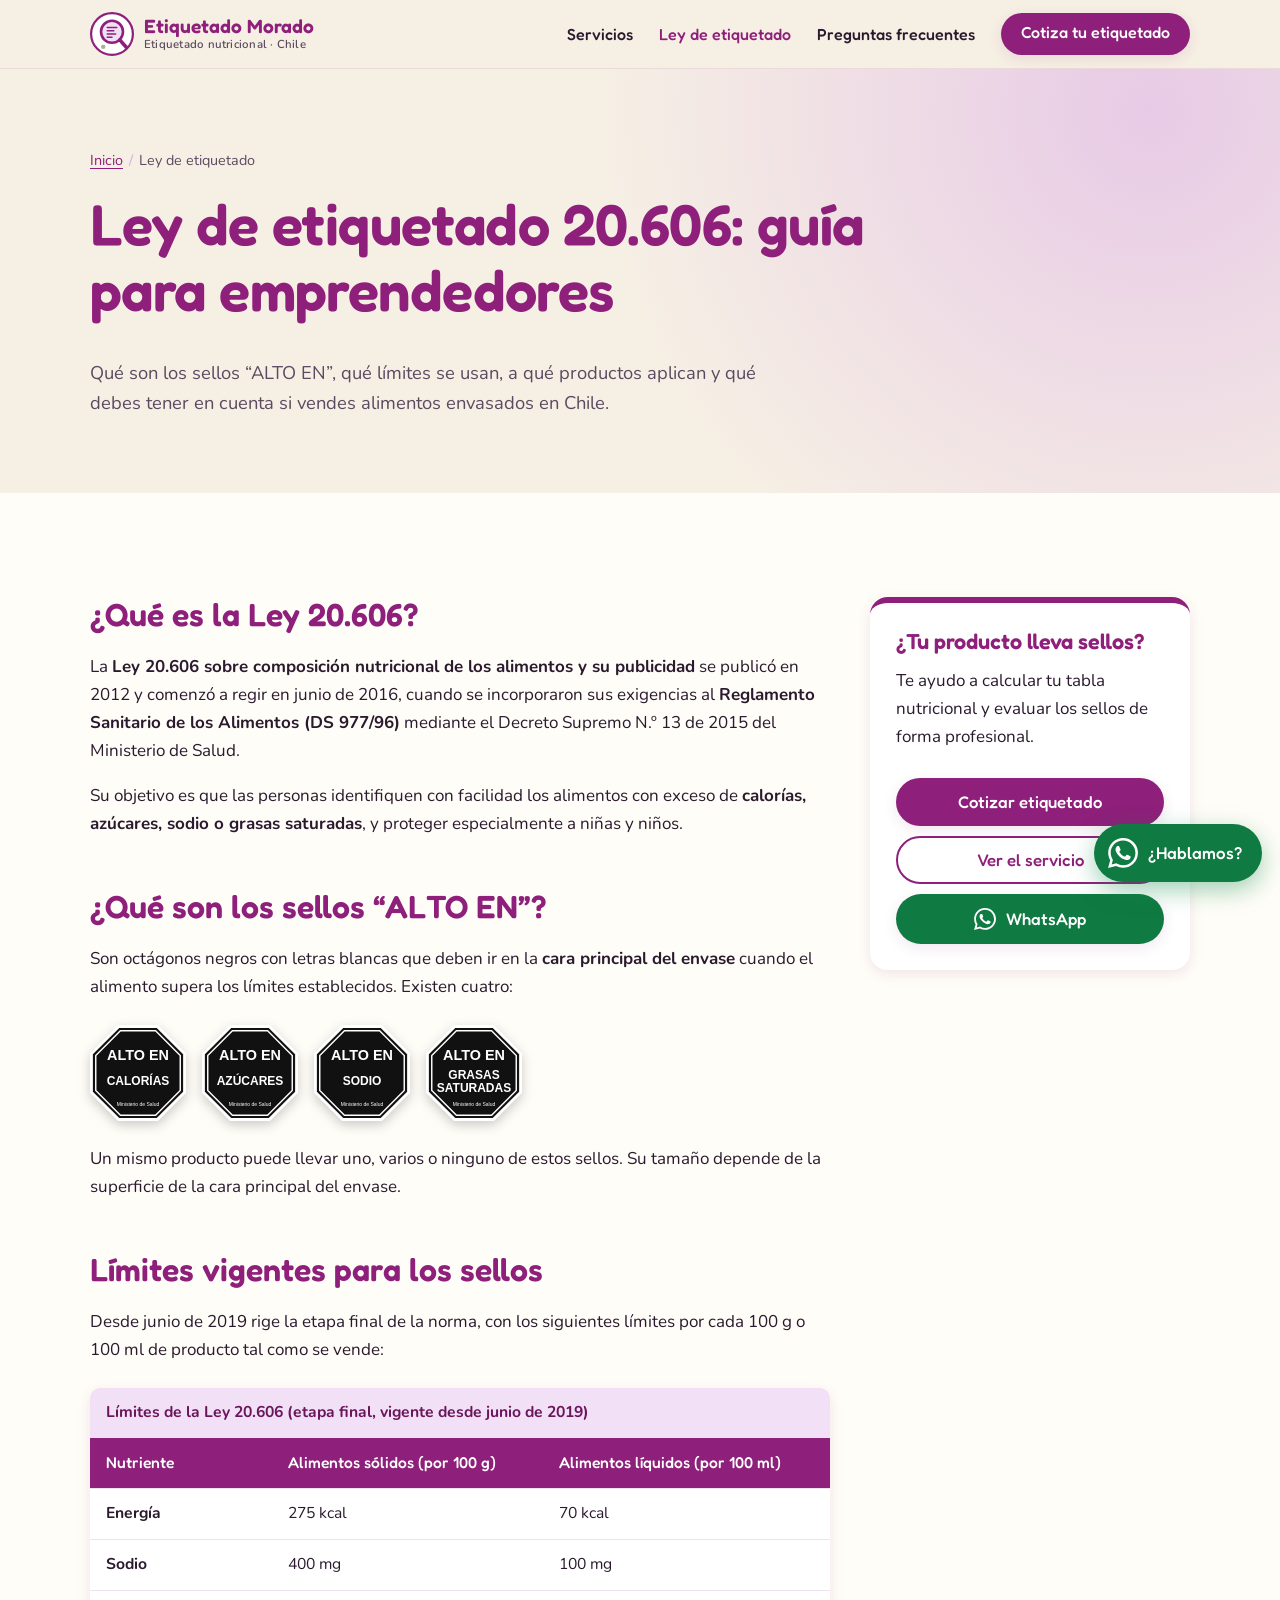
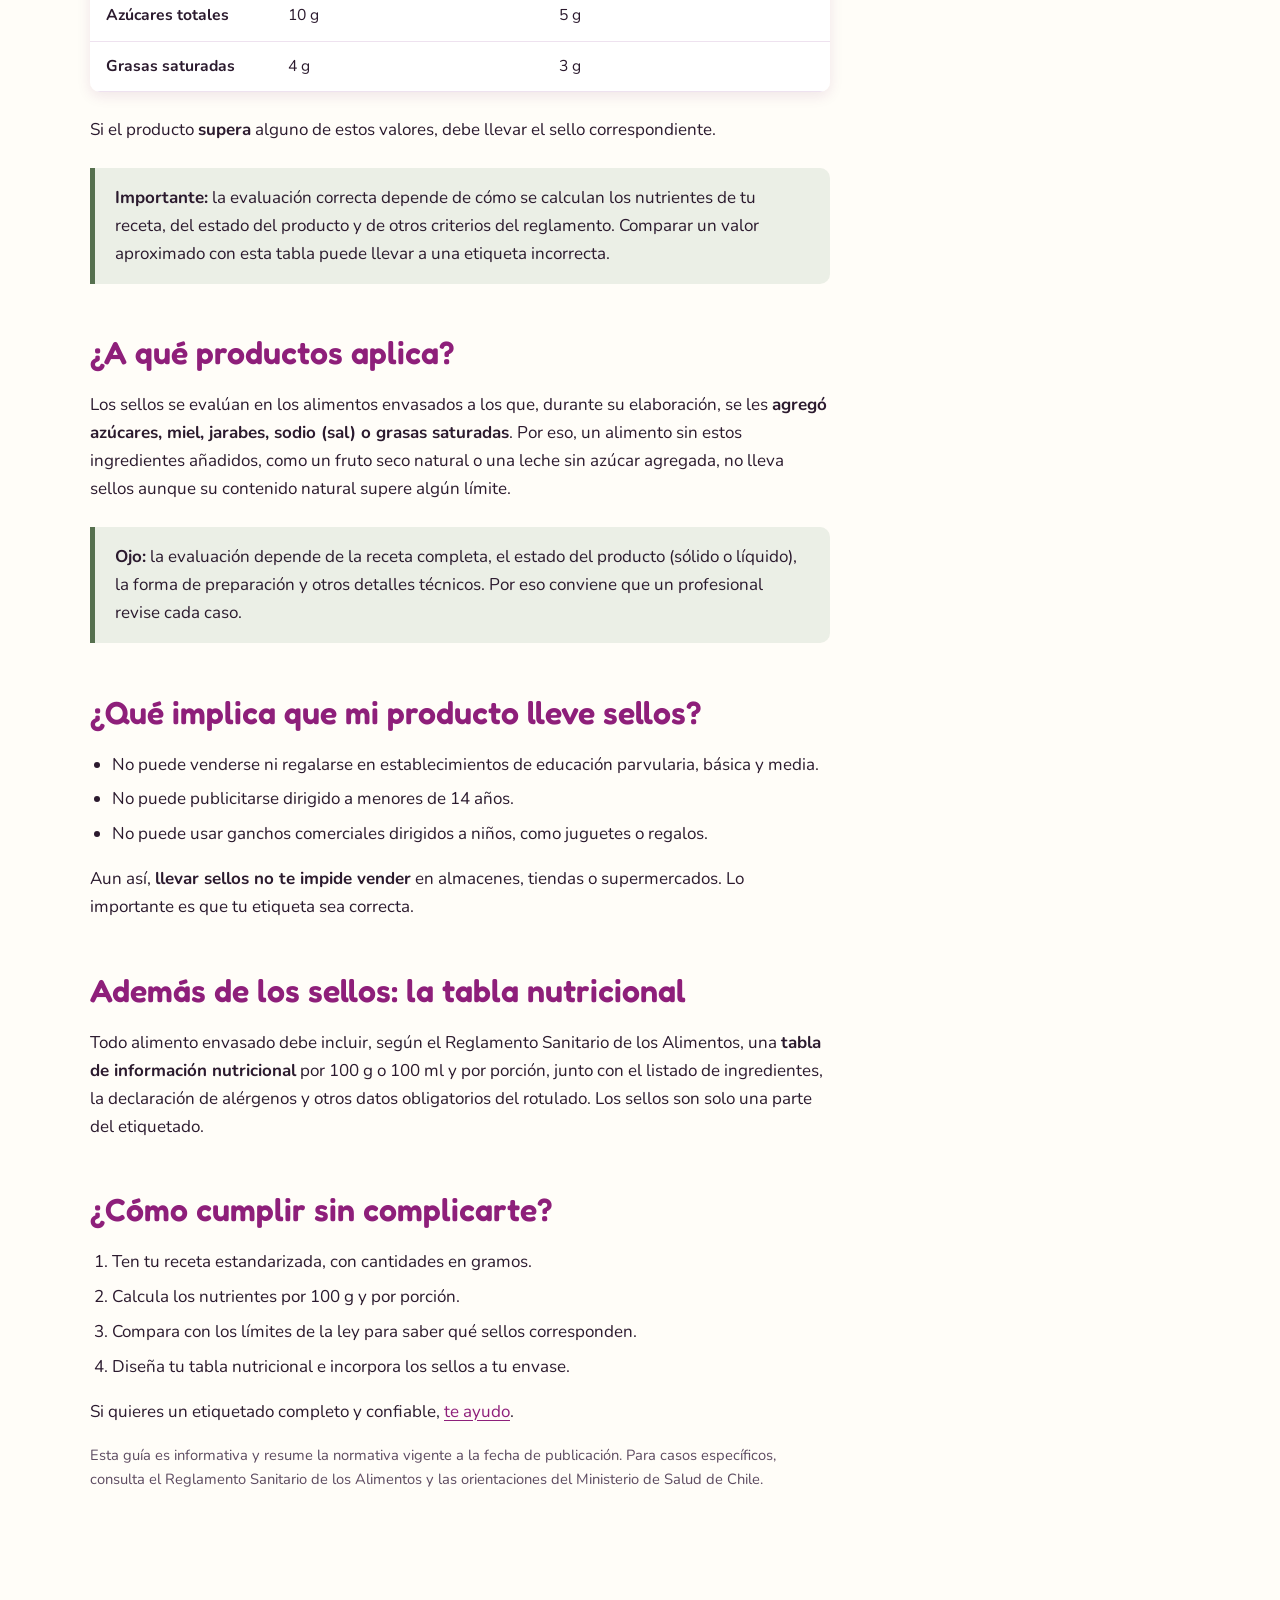
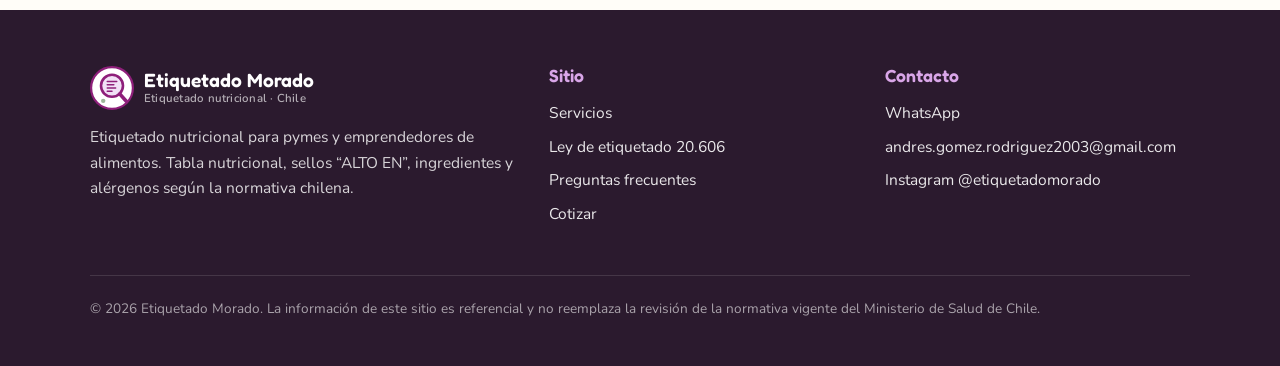
<file: ley-de-etiquetado/index.html>
<!doctype html>
<html lang="es-CL">
<head>
  <meta charset="utf-8">
  <meta name="viewport" content="width=device-width, initial-scale=1, viewport-fit=cover">
  <title>Ley 20.606 de Etiquetado: Sellos ALTO EN y Límites | Guía 2026</title>
  <meta name="description" content="Guía simple de la Ley 20.606: qué son los sellos ALTO EN, límites vigentes para sólidos y líquidos, a qué productos aplica y cómo cumplir si eres emprendedor.">
  <link rel="canonical" href="https://www.etiquetadomorado.cl/ley-de-etiquetado/">
  <meta name="robots" content="index, follow, max-image-preview:large">
  <meta name="theme-color" content="#8e1f7a">

  <meta property="og:type" content="article">
  <meta property="og:locale" content="es_CL">
  <meta property="og:site_name" content="Etiquetado Morado">
  <meta property="og:title" content="Ley de etiquetado 20.606: guía para emprendedores">
  <meta property="og:description" content="Guía simple de la Ley 20.606: qué son los sellos ALTO EN, límites vigentes para sólidos y líquidos, a qué productos aplica y cómo cumplir si eres emprendedor.">
  <meta property="og:url" content="https://www.etiquetadomorado.cl/ley-de-etiquetado/">
  <meta property="og:image" content="https://www.etiquetadomorado.cl/assets/img/og-image.png">
  <meta property="og:image:width" content="1200">
  <meta property="og:image:height" content="630">
  <meta name="twitter:card" content="summary_large_image">

  <link rel="icon" href="/favicon.ico" sizes="48x48">
  <link rel="icon" href="/assets/img/logo.svg" type="image/svg+xml">
  <link rel="apple-touch-icon" href="/assets/img/apple-touch-icon.png">
  <link rel="manifest" href="/site.webmanifest">

  <link rel="preconnect" href="https://fonts.googleapis.com">
  <link rel="preconnect" href="https://fonts.gstatic.com" crossorigin>
  <link rel="stylesheet" href="https://fonts.googleapis.com/css2?family=Fredoka:wght@500;600&family=Nunito:wght@400;600;700;800&display=swap">
  <link rel="stylesheet" href="/css/styles.css">
  <script>document.documentElement.classList.add("js");</script>
  <script src="/js/config.js" defer></script>
  <script src="/js/main.js" defer></script>
  <script type="application/ld+json">
  {"@context":"https://schema.org","@type":"BreadcrumbList","itemListElement":[
    {"@type":"ListItem","position":1,"name":"Inicio","item":"https://www.etiquetadomorado.cl/"},
    {"@type":"ListItem","position":2,"name":"Ley de etiquetado","item":"https://www.etiquetadomorado.cl/ley-de-etiquetado/"}]}
  </script>  <script type="application/ld+json">
  {"@context":"https://schema.org","@type":"Article","headline":"Ley de etiquetado 20.606: guía para emprendedores",
   "inLanguage":"es-CL","author":{"@id":"https://www.etiquetadomorado.cl/#dania"},"publisher":{"@id":"https://www.etiquetadomorado.cl/#negocio"},
   "datePublished":"2026-09-26","dateModified":"2026-09-26","mainEntityOfPage":"https://www.etiquetadomorado.cl/ley-de-etiquetado/",
   "image":"https://www.etiquetadomorado.cl/assets/img/og-image.png"}
  </script>
</head>
<body>
  <a class="skip-link" href="#contenido">Saltar al contenido</a>

  <svg width="0" height="0" style="position:absolute" aria-hidden="true" focusable="false">
    <symbol id="i-wsp" viewBox="0 0 24 24"><path fill="currentColor" d="M17.47 14.38c-.3-.15-1.76-.87-2.03-.97-.27-.1-.47-.15-.67.15-.2.3-.77.97-.94 1.16-.17.2-.35.22-.64.08-.3-.15-1.26-.47-2.39-1.48-.88-.79-1.48-1.76-1.65-2.06-.17-.3-.02-.46.13-.6.13-.14.3-.35.44-.52.15-.18.2-.3.3-.5.1-.2.05-.37-.02-.52-.08-.15-.67-1.61-.92-2.2-.24-.58-.49-.5-.67-.51h-.57c-.2 0-.52.07-.79.37-.27.3-1.04 1.02-1.04 2.48s1.07 2.88 1.21 3.07c.15.2 2.1 3.2 5.08 4.49.71.3 1.26.49 1.7.63.71.22 1.36.19 1.87.12.57-.09 1.76-.72 2-1.41.25-.7.25-1.29.18-1.41-.08-.13-.27-.2-.57-.35Zm-5.42 7.4h-.01a9.87 9.87 0 0 1-5.03-1.38l-.36-.21-3.74.98 1-3.65-.24-.37a9.86 9.86 0 0 1-1.51-5.26c0-5.45 4.44-9.88 9.89-9.88 2.64 0 5.12 1.03 6.99 2.9a9.83 9.83 0 0 1 2.89 6.99c0 5.45-4.44 9.88-9.88 9.88Zm8.41-18.3A11.82 11.82 0 0 0 12.05 0C5.5 0 .16 5.34.16 11.89c0 2.1.55 4.14 1.59 5.95L.06 24l6.3-1.65a11.88 11.88 0 0 0 5.69 1.45h.01c6.55 0 11.89-5.34 11.89-11.9 0-3.17-1.24-6.16-3.48-8.41Z"/></symbol>
    <symbol id="i-menu" viewBox="0 0 24 24"><path fill="none" stroke="currentColor" stroke-width="2.2" stroke-linecap="round" d="M4 7h16M4 12h16M4 17h16"/></symbol>
    <symbol id="i-check" viewBox="0 0 24 24"><path fill="none" stroke="currentColor" stroke-width="2.4" stroke-linecap="round" stroke-linejoin="round" d="m5 12.5 4.5 4.5L19 7.5"/></symbol>
    <symbol id="i-balanza" viewBox="0 0 24 24"><g fill="none" stroke="currentColor" stroke-width="1.9" stroke-linecap="round" stroke-linejoin="round"><path d="M12 3v18M7 21h10M5 7h14M5 7l-3 7a3.5 3.5 0 0 0 6 0L5 7Zm14 0-3 7a3.5 3.5 0 0 0 6 0l-3-7Z"/></g></symbol>
    <symbol id="i-tabla" viewBox="0 0 24 24"><g fill="none" stroke="currentColor" stroke-width="1.9" stroke-linecap="round"><rect x="4" y="3" width="16" height="18" rx="2"/><path d="M4 8h16M4 12.5h16M4 17h16M14 8v13"/></g></symbol>
    <symbol id="i-lista" viewBox="0 0 24 24"><g fill="none" stroke="currentColor" stroke-width="1.9" stroke-linecap="round" stroke-linejoin="round"><path d="M9 6h11M9 12h11M9 18h11"/><path d="m3.5 6 1 1 2-2M3.5 12l1 1 2-2M3.5 18l1 1 2-2"/></g></symbol>
    <symbol id="i-octogono" viewBox="0 0 24 24"><path fill="none" stroke="currentColor" stroke-width="1.9" stroke-linejoin="round" d="M8.3 2.5h7.4l5.8 5.8v7.4l-5.8 5.8H8.3l-5.8-5.8V8.3Z"/><path fill="none" stroke="currentColor" stroke-width="1.9" stroke-linecap="round" d="M12 7.5v5.5M12 16.5v.01"/></symbol>
    <symbol id="i-hoja" viewBox="0 0 24 24"><g fill="none" stroke="currentColor" stroke-width="1.9" stroke-linecap="round" stroke-linejoin="round"><path d="M5 19c0-8 5-14 15-15-1 10-7 15-15 15Z"/><path d="M5 19 13 11"/></g></symbol>
    <symbol id="i-mail" viewBox="0 0 24 24"><g fill="none" stroke="currentColor" stroke-width="1.9" stroke-linejoin="round"><rect x="3" y="5" width="18" height="14" rx="2"/><path d="m3.5 6 8.5 7 8.5-7"/></g></symbol>
    <symbol id="i-ig" viewBox="0 0 24 24"><g fill="none" stroke="currentColor" stroke-width="1.9"><rect x="3" y="3" width="18" height="18" rx="5"/><circle cx="12" cy="12" r="4"/><circle cx="17.3" cy="6.7" r=".6" fill="currentColor"/></g></symbol>
    <symbol id="i-chile" viewBox="0 0 24 24"><g fill="none" stroke="currentColor" stroke-width="1.9" stroke-linecap="round" stroke-linejoin="round"><path d="M12 21s-7-6.2-7-11.5a7 7 0 0 1 14 0C19 14.8 12 21 12 21Z"/><circle cx="12" cy="9.5" r="2.5"/></g></symbol>
    <symbol id="i-lupa" viewBox="0 0 24 24"><g fill="none" stroke="currentColor" stroke-width="2" stroke-linecap="round"><circle cx="10.5" cy="10.5" r="6.5"/><path d="m15.5 15.5 5 5"/></g></symbol>
  </svg>

  <header class="header">
    <div class="contenedor header__barra">
      <a class="logo" href="/" aria-label="Etiquetado Morado, ir al inicio">
        <img src="/assets/img/logo.svg" alt="" width="44" height="44">
        <span>Etiquetado Morado<small>Etiquetado nutricional · Chile</small></span>
      </a>
      <button class="nav__toggle" type="button" aria-expanded="false" aria-controls="nav" aria-label="Abrir menú">
        <svg aria-hidden="true"><use href="#i-menu"/></svg>
      </button>
      <nav id="nav" class="nav" aria-label="Principal">
        <ul>
          <li><a href="/servicios/">Servicios</a></li>
          <li><a href="/ley-de-etiquetado/" aria-current="page">Ley de etiquetado</a></li>
          <li><a href="/preguntas-frecuentes/">Preguntas frecuentes</a></li>
          <li><a class="btn btn--primario" href="/#cotizar">Cotiza tu etiquetado</a></li>
        </ul>
      </nav>
    </div>
  </header>

  <main id="contenido">
    <section class="page-hero">
      <div class="contenedor">
        <nav class="migas" aria-label="Migas de pan">
          <ol>
            <li><a href="/">Inicio</a></li>
            <li aria-current="page">Ley de etiquetado</li>
          </ol>
        </nav>
        <h1>Ley de etiquetado 20.606: guía para emprendedores</h1>
        <p class="lead">Qué son los sellos “ALTO EN”, qué límites se usan, a qué productos aplican y qué debes tener en cuenta si vendes alimentos envasados en Chile.</p>
      </div>
    </section>

    <section class="seccion seccion--papel">
      <div class="contenedor layout-articulo">
        <article class="prosa">
          <h2 id="que-es">¿Qué es la Ley 20.606?</h2>
          <p>La <strong>Ley 20.606 sobre composición nutricional de los alimentos y su publicidad</strong> se publicó en 2012 y comenzó a regir en junio de 2016, cuando se incorporaron sus exigencias al <strong>Reglamento Sanitario de los Alimentos (DS 977/96)</strong> mediante el Decreto Supremo N.º 13 de 2015 del Ministerio de Salud.</p>
          <p>Su objetivo es que las personas identifiquen con facilidad los alimentos con exceso de <strong>calorías, azúcares, sodio o grasas saturadas</strong>, y proteger especialmente a niñas y niños.</p>

          <h2 id="sellos">¿Qué son los sellos “ALTO EN”?</h2>
          <p>Son octágonos negros con letras blancas que deben ir en la <strong>cara principal del envase</strong> cuando el alimento supera los límites establecidos. Existen cuatro:</p>
          <div class="fila-sellos">
            <img class="sello" src="/assets/img/sello-calorias.svg" alt="Sello ALTO EN calorías" width="96" height="96" loading="lazy">
            <img class="sello" src="/assets/img/sello-azucares.svg" alt="Sello ALTO EN azúcares" width="96" height="96" loading="lazy">
            <img class="sello" src="/assets/img/sello-sodio.svg" alt="Sello ALTO EN sodio" width="96" height="96" loading="lazy">
            <img class="sello" src="/assets/img/sello-grasas.svg" alt="Sello ALTO EN grasas saturadas" width="96" height="96" loading="lazy">
          </div>
          <p>Un mismo producto puede llevar uno, varios o ninguno de estos sellos. Su tamaño depende de la superficie de la cara principal del envase.</p>

          <h2 id="limites">Límites vigentes para los sellos</h2>
          <p>Desde junio de 2019 rige la etapa final de la norma, con los siguientes límites por cada 100 g o 100 ml de producto tal como se vende:</p>
          <div class="tabla-wrap">
            <table class="tabla">
              <caption>Límites de la Ley 20.606 (etapa final, vigente desde junio de 2019)</caption>
              <thead>
                <tr><th scope="col">Nutriente</th><th scope="col">Alimentos sólidos (por 100 g)</th><th scope="col">Alimentos líquidos (por 100 ml)</th></tr>
              </thead>
              <tbody>
                <tr><th scope="row">Energía</th><td>275 kcal</td><td>70 kcal</td></tr>
                <tr><th scope="row">Sodio</th><td>400 mg</td><td>100 mg</td></tr>
                <tr><th scope="row">Azúcares totales</th><td>10 g</td><td>5 g</td></tr>
                <tr><th scope="row">Grasas saturadas</th><td>4 g</td><td>3 g</td></tr>
              </tbody>
            </table>
          </div>
          <p>Si el producto <strong>supera</strong> alguno de estos valores, debe llevar el sello correspondiente.</p>
          <div class="aviso">
            <p><strong>Importante:</strong> la evaluación correcta depende de cómo se calculan los nutrientes de tu receta, del estado del producto y de otros criterios del reglamento. Comparar un valor aproximado con esta tabla puede llevar a una etiqueta incorrecta.</p>
          </div>

          <h2 id="a-quien-aplica">¿A qué productos aplica?</h2>
          <p>Los sellos se evalúan en los alimentos envasados a los que, durante su elaboración, se les <strong>agregó azúcares, miel, jarabes, sodio (sal) o grasas saturadas</strong>. Por eso, un alimento sin estos ingredientes añadidos, como un fruto seco natural o una leche sin azúcar agregada, no lleva sellos aunque su contenido natural supere algún límite.</p>
          <div class="aviso">
            <p><strong>Ojo:</strong> la evaluación depende de la receta completa, el estado del producto (sólido o líquido), la forma de preparación y otros detalles técnicos. Por eso conviene que un profesional revise cada caso.</p>
          </div>

          <h2 id="consecuencias">¿Qué implica que mi producto lleve sellos?</h2>
          <ul>
            <li>No puede venderse ni regalarse en establecimientos de educación parvularia, básica y media.</li>
            <li>No puede publicitarse dirigido a menores de 14 años.</li>
            <li>No puede usar ganchos comerciales dirigidos a niños, como juguetes o regalos.</li>
          </ul>
          <p>Aun así, <strong>llevar sellos no te impide vender</strong> en almacenes, tiendas o supermercados. Lo importante es que tu etiqueta sea correcta.</p>

          <h2 id="tabla-nutricional">Además de los sellos: la tabla nutricional</h2>
          <p>Todo alimento envasado debe incluir, según el Reglamento Sanitario de los Alimentos, una <strong>tabla de información nutricional</strong> por 100 g o 100 ml y por porción, junto con el listado de ingredientes, la declaración de alérgenos y otros datos obligatorios del rotulado. Los sellos son solo una parte del etiquetado.</p>

          <h2 id="como-cumplir">¿Cómo cumplir sin complicarte?</h2>
          <ol>
            <li>Ten tu receta estandarizada, con cantidades en gramos.</li>
            <li>Calcula los nutrientes por 100 g y por porción.</li>
            <li>Compara con los límites de la ley para saber qué sellos corresponden.</li>
            <li>Diseña tu tabla nutricional e incorpora los sellos a tu envase.</li>
          </ol>
          <p>Si quieres un etiquetado completo y confiable, <a href="/#cotizar">te ayudo</a>.</p>

          <p class="nota">Esta guía es informativa y resume la normativa vigente a la fecha de publicación. Para casos específicos, consulta el Reglamento Sanitario de los Alimentos y las orientaciones del Ministerio de Salud de Chile.</p>
        </article>

        <aside class="aside-sticky">
          <div class="aside-caja">
            <h2>¿Tu producto lleva sellos?</h2>
            <p>Te ayudo a calcular tu tabla nutricional y evaluar los sellos de forma profesional.</p>
            <a class="btn btn--primario" href="/#cotizar">Cotizar etiquetado</a>
            <a class="btn btn--borde" href="/servicios/">Ver el servicio</a>
            <a class="btn btn--wsp" href="https://wa.me/56979828311" data-wsp="¡Hola Dania! Leí tu guía de la Ley 20.606 y tengo dudas sobre los sellos de mi producto.">
              <svg aria-hidden="true"><use href="#i-wsp"/></svg>
              WhatsApp
            </a>
          </div>
        </aside>
      </div>
    </section>
  </main>

  <footer class="footer">
    <div class="contenedor">
      <div class="footer__grid">
        <div>
          <a class="logo" href="/">
            <img src="/assets/img/logo.svg" alt="" width="44" height="44" loading="lazy">
            <span>Etiquetado Morado<small>Etiquetado nutricional · Chile</small></span>
          </a>
          <p>Etiquetado nutricional para pymes y emprendedores de alimentos. Tabla nutricional, sellos “ALTO EN”, ingredientes y alérgenos según la normativa chilena.</p>
        </div>
        <div>
          <h2>Sitio</h2>
          <ul>
            <li><a href="/servicios/">Servicios</a></li>
            <li><a href="/ley-de-etiquetado/">Ley de etiquetado 20.606</a></li>
            <li><a href="/preguntas-frecuentes/">Preguntas frecuentes</a></li>
            <li><a href="/#cotizar">Cotizar</a></li>
          </ul>
        </div>
        <div>
          <h2>Contacto</h2>
          <ul>
            <li><a href="https://wa.me/56979828311" data-wsp>WhatsApp</a></li>
            <li><a href="mailto:andres.gomez.rodriguez2003@gmail.com" data-email data-email-texto>andres.gomez.rodriguez2003@gmail.com</a></li>
            <li><a href="https://www.instagram.com/etiquetadomorado/" target="_blank" rel="noopener">Instagram @etiquetadomorado</a></li>
          </ul>
        </div>
      </div>
      <p class="footer__legal">© <span data-anio>2026</span> Etiquetado Morado. La información de este sitio es referencial y no reemplaza la revisión de la normativa vigente del Ministerio de Salud de Chile.</p>
    </div>
  </footer>

  <a class="wsp-flotante" href="https://wa.me/56979828311" data-wsp aria-label="Escríbeme por WhatsApp">
    <svg aria-hidden="true"><use href="#i-wsp"/></svg>
    <span class="wsp-flotante__texto">¿Hablamos?</span>
  </a>
</body>
</html>
</file>
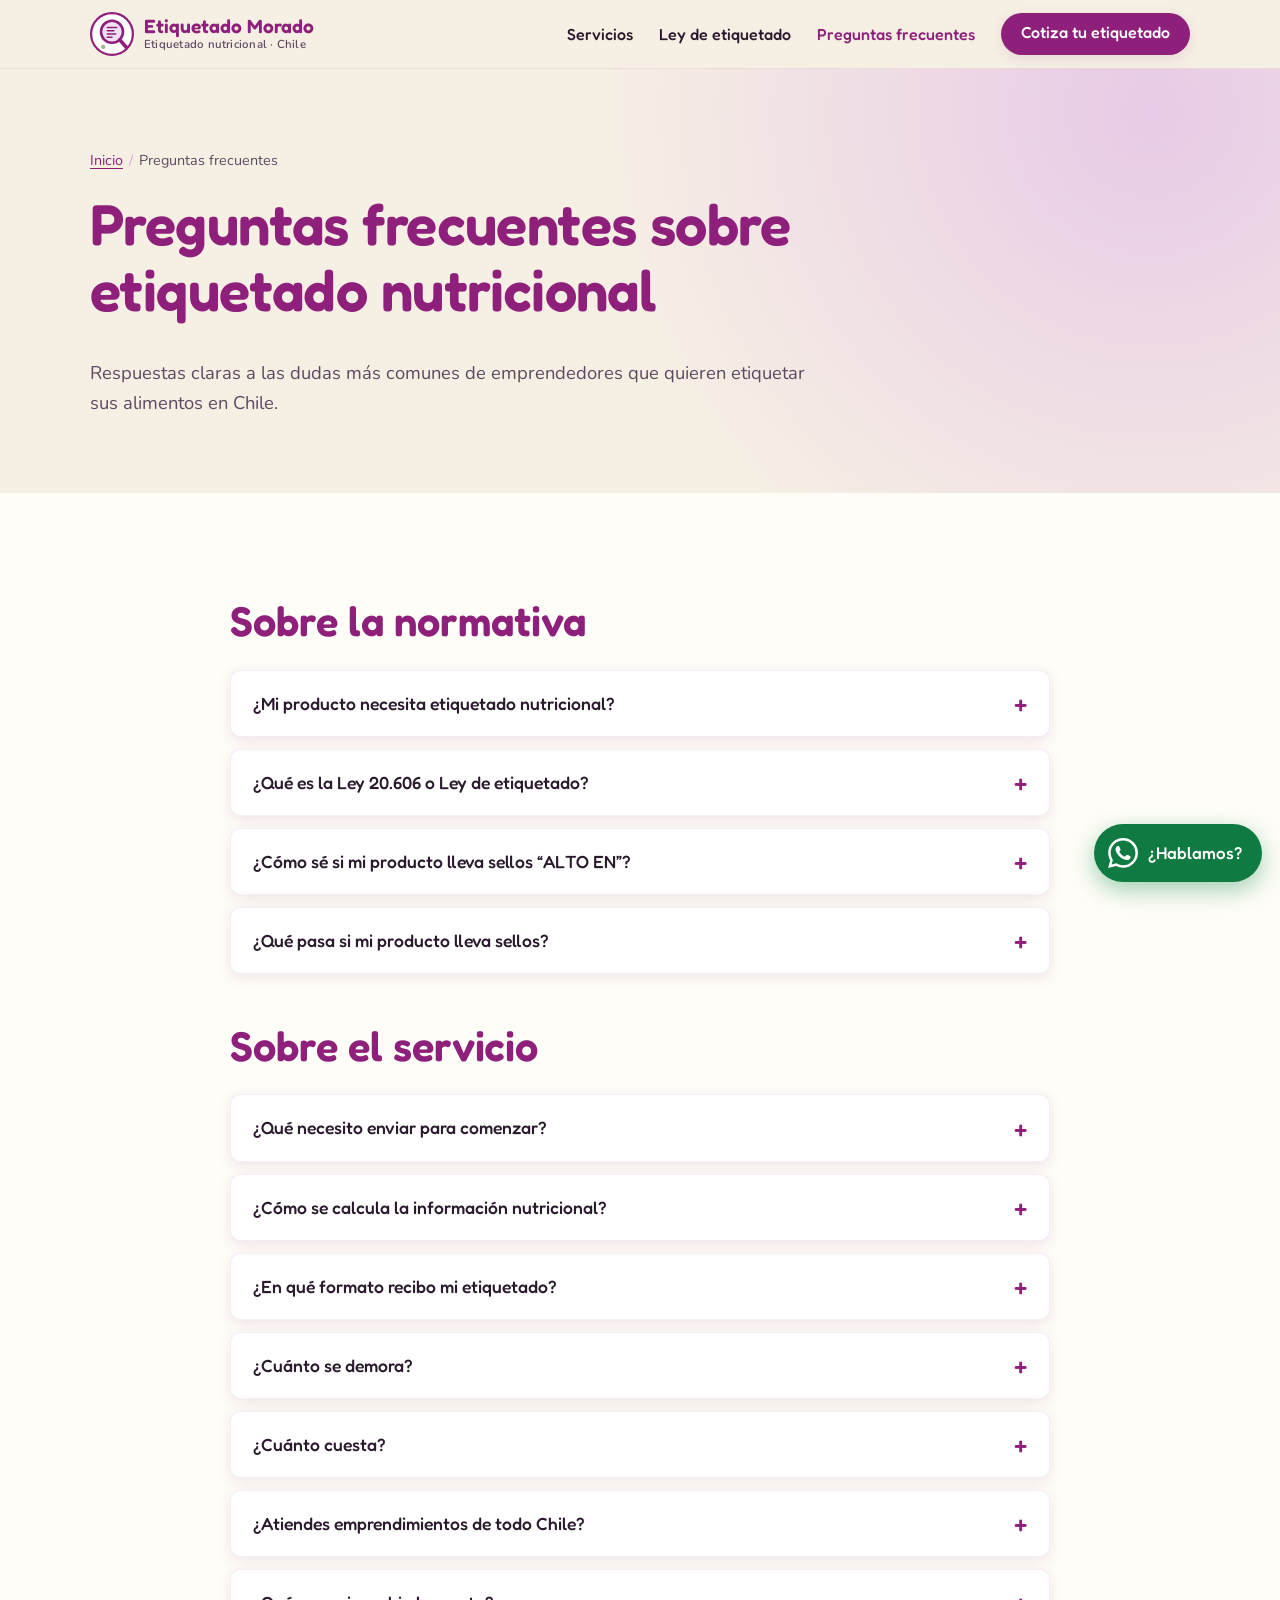
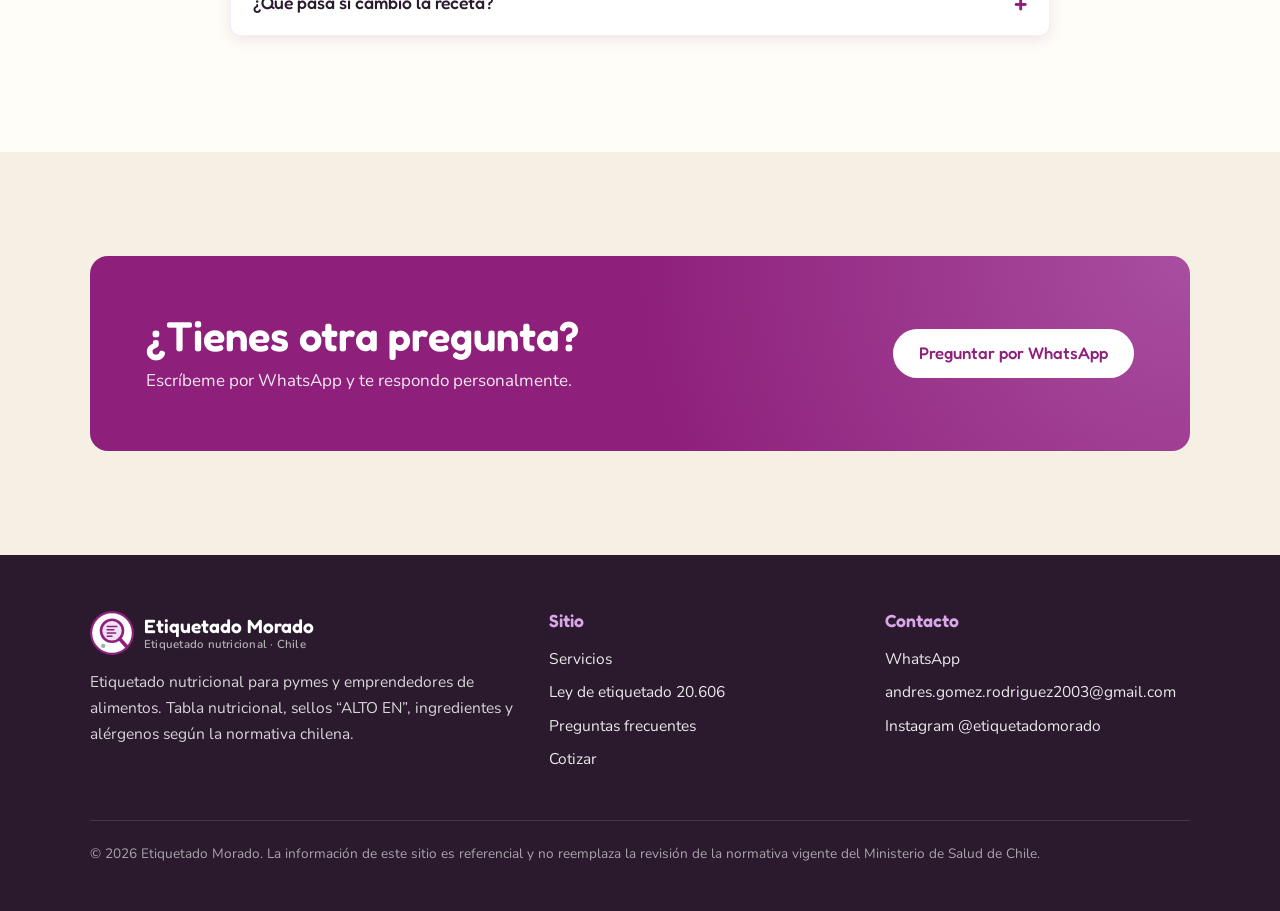
<file: preguntas-frecuentes/index.html>
<!doctype html>
<html lang="es-CL">
<head>
  <meta charset="utf-8">
  <meta name="viewport" content="width=device-width, initial-scale=1, viewport-fit=cover">
  <title>Dudas sobre Etiquetado Nutricional en Chile | FAQ</title>
  <meta name="description" content="¿Mi producto necesita tabla nutricional? ¿Cómo sé si lleva sellos? ¿Qué necesito enviar? Resolvemos las dudas más comunes sobre etiquetado de alimentos.">
  <link rel="canonical" href="https://www.etiquetadomorado.cl/preguntas-frecuentes/">
  <meta name="robots" content="index, follow, max-image-preview:large">
  <meta name="theme-color" content="#8e1f7a">

  <meta property="og:type" content="website">
  <meta property="og:locale" content="es_CL">
  <meta property="og:site_name" content="Etiquetado Morado">
  <meta property="og:title" content="Preguntas frecuentes sobre etiquetado nutricional">
  <meta property="og:description" content="¿Mi producto necesita tabla nutricional? ¿Cómo sé si lleva sellos? ¿Qué necesito enviar? Resolvemos las dudas más comunes sobre etiquetado de alimentos.">
  <meta property="og:url" content="https://www.etiquetadomorado.cl/preguntas-frecuentes/">
  <meta property="og:image" content="https://www.etiquetadomorado.cl/assets/img/og-image.png">
  <meta property="og:image:width" content="1200">
  <meta property="og:image:height" content="630">
  <meta name="twitter:card" content="summary_large_image">

  <link rel="icon" href="/favicon.ico" sizes="48x48">
  <link rel="icon" href="/assets/img/logo.svg" type="image/svg+xml">
  <link rel="apple-touch-icon" href="/assets/img/apple-touch-icon.png">
  <link rel="manifest" href="/site.webmanifest">

  <link rel="preconnect" href="https://fonts.googleapis.com">
  <link rel="preconnect" href="https://fonts.gstatic.com" crossorigin>
  <link rel="stylesheet" href="https://fonts.googleapis.com/css2?family=Fredoka:wght@500;600&family=Nunito:wght@400;600;700;800&display=swap">
  <link rel="stylesheet" href="/css/styles.css">
  <script>document.documentElement.classList.add("js");</script>
  <script src="/js/config.js" defer></script>
  <script src="/js/main.js" defer></script>
  <script type="application/ld+json">
  {"@context":"https://schema.org","@type":"BreadcrumbList","itemListElement":[
    {"@type":"ListItem","position":1,"name":"Inicio","item":"https://www.etiquetadomorado.cl/"},
    {"@type":"ListItem","position":2,"name":"Preguntas frecuentes","item":"https://www.etiquetadomorado.cl/preguntas-frecuentes/"}]}
  </script>  <script type="application/ld+json">{"@context":"https://schema.org","@type":"FAQPage","mainEntity":[{"@type":"Question","name":"¿Mi producto necesita etiquetado nutricional?","acceptedAnswer":{"@type":"Answer","text":"Sí. En Chile los alimentos envasados que se comercializan deben incluir rotulación nutricional según el Reglamento Sanitario de los Alimentos (DS 977/96), con algunas excepciones. Además, si superan los límites de la Ley 20.606, deben llevar los sellos “ALTO EN”."}},{"@type":"Question","name":"¿Qué es la Ley 20.606 o Ley de etiquetado?","acceptedAnswer":{"@type":"Answer","text":"Es la ley sobre composición nutricional de los alimentos y su publicidad. Exige los sellos “ALTO EN” en los alimentos que superan ciertos límites de calorías, azúcares, sodio o grasas saturadas, y restringe su venta en colegios y su publicidad a menores de 14 años. Lee la guía completa."}},{"@type":"Question","name":"¿Cómo sé si mi producto lleva sellos “ALTO EN”?","acceptedAnswer":{"@type":"Answer","text":"Hay que calcular sus nutrientes por 100 g o 100 ml y compararlos con los límites de la ley, considerando qué ingredientes se agregaron en la receta. Como el resultado depende de un cálculo preciso, lo ideal es que lo haga un profesional. Te ayudo."}},{"@type":"Question","name":"¿Qué pasa si mi producto lleva sellos?","acceptedAnswer":{"@type":"Answer","text":"Puedes seguir vendiéndolo en almacenes, tiendas y supermercados. Las restricciones afectan la venta en establecimientos educacionales y la publicidad dirigida a niños. Si quieres, podemos revisar ajustes en tu receta para reducir los sellos."}},{"@type":"Question","name":"¿Qué necesito enviar para comenzar?","acceptedAnswer":{"@type":"Answer","text":"La receta con todos los ingredientes y sus cantidades en gramos, el rendimiento (peso final o número de unidades), el peso neto del envase y, si las tienes, las fichas técnicas de tus ingredientes. Si no tienes todo, te ayudo a reunirlo."}},{"@type":"Question","name":"¿Cómo se calcula la información nutricional?","acceptedAnswer":{"@type":"Answer","text":"Hago un cálculo teórico a partir de tu receta, usando tablas de composición de alimentos reconocidas y las fichas técnicas de tus ingredientes. Si tu producto requiere análisis de laboratorio, te oriento sobre cómo hacerlo."}},{"@type":"Question","name":"¿En qué formato recibo mi etiquetado?","acceptedAnswer":{"@type":"Answer","text":"Recibes la tabla nutricional diseñada en alta resolución (PDF y PNG), el listado de ingredientes y alérgenos y la evaluación de sellos, lista para que tu diseñador o imprenta la incorpore al envase."}},{"@type":"Question","name":"¿Cuánto se demora?","acceptedAnswer":{"@type":"Answer","text":"Depende de la cantidad de productos y de su complejidad. Al enviarte la cotización te confirmo un plazo claro de entrega."}},{"@type":"Question","name":"¿Cuánto cuesta?","acceptedAnswer":{"@type":"Answer","text":"Hay planes por 1 producto y packs con precio preferente. Revisa los planes o solicita una cotización para tu caso."}},{"@type":"Question","name":"¿Atiendes emprendimientos de todo Chile?","acceptedAnswer":{"@type":"Answer","text":"Sí. El servicio es 100% online, así que trabajo con pymes y emprendedores de cualquier región de Chile."}},{"@type":"Question","name":"¿Qué pasa si cambio la receta?","acceptedAnswer":{"@type":"Answer","text":"Si cambias ingredientes o cantidades, la información nutricional puede cambiar y debes actualizar la etiqueta. Escríbeme y actualizamos el cálculo."}}]}</script>
</head>
<body>
  <a class="skip-link" href="#contenido">Saltar al contenido</a>

  <svg width="0" height="0" style="position:absolute" aria-hidden="true" focusable="false">
    <symbol id="i-wsp" viewBox="0 0 24 24"><path fill="currentColor" d="M17.47 14.38c-.3-.15-1.76-.87-2.03-.97-.27-.1-.47-.15-.67.15-.2.3-.77.97-.94 1.16-.17.2-.35.22-.64.08-.3-.15-1.26-.47-2.39-1.48-.88-.79-1.48-1.76-1.65-2.06-.17-.3-.02-.46.13-.6.13-.14.3-.35.44-.52.15-.18.2-.3.3-.5.1-.2.05-.37-.02-.52-.08-.15-.67-1.61-.92-2.2-.24-.58-.49-.5-.67-.51h-.57c-.2 0-.52.07-.79.37-.27.3-1.04 1.02-1.04 2.48s1.07 2.88 1.21 3.07c.15.2 2.1 3.2 5.08 4.49.71.3 1.26.49 1.7.63.71.22 1.36.19 1.87.12.57-.09 1.76-.72 2-1.41.25-.7.25-1.29.18-1.41-.08-.13-.27-.2-.57-.35Zm-5.42 7.4h-.01a9.87 9.87 0 0 1-5.03-1.38l-.36-.21-3.74.98 1-3.65-.24-.37a9.86 9.86 0 0 1-1.51-5.26c0-5.45 4.44-9.88 9.89-9.88 2.64 0 5.12 1.03 6.99 2.9a9.83 9.83 0 0 1 2.89 6.99c0 5.45-4.44 9.88-9.88 9.88Zm8.41-18.3A11.82 11.82 0 0 0 12.05 0C5.5 0 .16 5.34.16 11.89c0 2.1.55 4.14 1.59 5.95L.06 24l6.3-1.65a11.88 11.88 0 0 0 5.69 1.45h.01c6.55 0 11.89-5.34 11.89-11.9 0-3.17-1.24-6.16-3.48-8.41Z"/></symbol>
    <symbol id="i-menu" viewBox="0 0 24 24"><path fill="none" stroke="currentColor" stroke-width="2.2" stroke-linecap="round" d="M4 7h16M4 12h16M4 17h16"/></symbol>
    <symbol id="i-check" viewBox="0 0 24 24"><path fill="none" stroke="currentColor" stroke-width="2.4" stroke-linecap="round" stroke-linejoin="round" d="m5 12.5 4.5 4.5L19 7.5"/></symbol>
    <symbol id="i-balanza" viewBox="0 0 24 24"><g fill="none" stroke="currentColor" stroke-width="1.9" stroke-linecap="round" stroke-linejoin="round"><path d="M12 3v18M7 21h10M5 7h14M5 7l-3 7a3.5 3.5 0 0 0 6 0L5 7Zm14 0-3 7a3.5 3.5 0 0 0 6 0l-3-7Z"/></g></symbol>
    <symbol id="i-tabla" viewBox="0 0 24 24"><g fill="none" stroke="currentColor" stroke-width="1.9" stroke-linecap="round"><rect x="4" y="3" width="16" height="18" rx="2"/><path d="M4 8h16M4 12.5h16M4 17h16M14 8v13"/></g></symbol>
    <symbol id="i-lista" viewBox="0 0 24 24"><g fill="none" stroke="currentColor" stroke-width="1.9" stroke-linecap="round" stroke-linejoin="round"><path d="M9 6h11M9 12h11M9 18h11"/><path d="m3.5 6 1 1 2-2M3.5 12l1 1 2-2M3.5 18l1 1 2-2"/></g></symbol>
    <symbol id="i-octogono" viewBox="0 0 24 24"><path fill="none" stroke="currentColor" stroke-width="1.9" stroke-linejoin="round" d="M8.3 2.5h7.4l5.8 5.8v7.4l-5.8 5.8H8.3l-5.8-5.8V8.3Z"/><path fill="none" stroke="currentColor" stroke-width="1.9" stroke-linecap="round" d="M12 7.5v5.5M12 16.5v.01"/></symbol>
    <symbol id="i-hoja" viewBox="0 0 24 24"><g fill="none" stroke="currentColor" stroke-width="1.9" stroke-linecap="round" stroke-linejoin="round"><path d="M5 19c0-8 5-14 15-15-1 10-7 15-15 15Z"/><path d="M5 19 13 11"/></g></symbol>
    <symbol id="i-mail" viewBox="0 0 24 24"><g fill="none" stroke="currentColor" stroke-width="1.9" stroke-linejoin="round"><rect x="3" y="5" width="18" height="14" rx="2"/><path d="m3.5 6 8.5 7 8.5-7"/></g></symbol>
    <symbol id="i-ig" viewBox="0 0 24 24"><g fill="none" stroke="currentColor" stroke-width="1.9"><rect x="3" y="3" width="18" height="18" rx="5"/><circle cx="12" cy="12" r="4"/><circle cx="17.3" cy="6.7" r=".6" fill="currentColor"/></g></symbol>
    <symbol id="i-chile" viewBox="0 0 24 24"><g fill="none" stroke="currentColor" stroke-width="1.9" stroke-linecap="round" stroke-linejoin="round"><path d="M12 21s-7-6.2-7-11.5a7 7 0 0 1 14 0C19 14.8 12 21 12 21Z"/><circle cx="12" cy="9.5" r="2.5"/></g></symbol>
    <symbol id="i-lupa" viewBox="0 0 24 24"><g fill="none" stroke="currentColor" stroke-width="2" stroke-linecap="round"><circle cx="10.5" cy="10.5" r="6.5"/><path d="m15.5 15.5 5 5"/></g></symbol>
  </svg>

  <header class="header">
    <div class="contenedor header__barra">
      <a class="logo" href="/" aria-label="Etiquetado Morado, ir al inicio">
        <img src="/assets/img/logo.svg" alt="" width="44" height="44">
        <span>Etiquetado Morado<small>Etiquetado nutricional · Chile</small></span>
      </a>
      <button class="nav__toggle" type="button" aria-expanded="false" aria-controls="nav" aria-label="Abrir menú">
        <svg aria-hidden="true"><use href="#i-menu"/></svg>
      </button>
      <nav id="nav" class="nav" aria-label="Principal">
        <ul>
          <li><a href="/servicios/">Servicios</a></li>
          <li><a href="/ley-de-etiquetado/">Ley de etiquetado</a></li>
          <li><a href="/preguntas-frecuentes/" aria-current="page">Preguntas frecuentes</a></li>
          <li><a class="btn btn--primario" href="/#cotizar">Cotiza tu etiquetado</a></li>
        </ul>
      </nav>
    </div>
  </header>

  <main id="contenido">
    <section class="page-hero">
      <div class="contenedor">
        <nav class="migas" aria-label="Migas de pan">
          <ol>
            <li><a href="/">Inicio</a></li>
            <li aria-current="page">Preguntas frecuentes</li>
          </ol>
        </nav>
        <h1>Preguntas frecuentes sobre etiquetado nutricional</h1>
        <p class="lead">Respuestas claras a las dudas más comunes de emprendedores que quieren etiquetar sus alimentos en Chile.</p>
      </div>
    </section>

    <section class="seccion seccion--papel">
      <div class="contenedor">
        <div class="faq">
          <h2>Sobre la normativa</h2>
          <details>
            <summary>¿Mi producto necesita etiquetado nutricional?</summary>
            <div class="faq__respuesta"><p>Sí. En Chile los alimentos envasados que se comercializan deben incluir rotulación nutricional según el Reglamento Sanitario de los Alimentos (DS 977/96), con algunas excepciones. Además, si superan los límites de la <a href="/ley-de-etiquetado/">Ley 20.606</a>, deben llevar los sellos “ALTO EN”.</p></div>
          </details>
          <details>
            <summary>¿Qué es la Ley 20.606 o Ley de etiquetado?</summary>
            <div class="faq__respuesta"><p>Es la ley sobre composición nutricional de los alimentos y su publicidad. Exige los sellos “ALTO EN” en los alimentos que superan ciertos límites de calorías, azúcares, sodio o grasas saturadas, y restringe su venta en colegios y su publicidad a menores de 14 años. Lee la <a href="/ley-de-etiquetado/">guía completa</a>.</p></div>
          </details>
          <details>
            <summary>¿Cómo sé si mi producto lleva sellos “ALTO EN”?</summary>
            <div class="faq__respuesta"><p>Hay que calcular sus nutrientes por 100 g o 100 ml y compararlos con los límites de la ley, considerando qué ingredientes se agregaron en la receta. Como el resultado depende de un cálculo preciso, lo ideal es que lo haga un profesional. <a href="/#cotizar">Te ayudo</a>.</p></div>
          </details>
          <details>
            <summary>¿Qué pasa si mi producto lleva sellos?</summary>
            <div class="faq__respuesta"><p>Puedes seguir vendiéndolo en almacenes, tiendas y supermercados. Las restricciones afectan la venta en establecimientos educacionales y la publicidad dirigida a niños. Si quieres, podemos revisar ajustes en tu receta para reducir los sellos.</p></div>
          </details>

          <h2 style="margin-top:48px">Sobre el servicio</h2>
          <details>
            <summary>¿Qué necesito enviar para comenzar?</summary>
            <div class="faq__respuesta"><p>La receta con todos los ingredientes y sus cantidades en gramos, el rendimiento (peso final o número de unidades), el peso neto del envase y, si las tienes, las fichas técnicas de tus ingredientes. Si no tienes todo, te ayudo a reunirlo.</p></div>
          </details>
          <details>
            <summary>¿Cómo se calcula la información nutricional?</summary>
            <div class="faq__respuesta"><p>Hago un cálculo teórico a partir de tu receta, usando tablas de composición de alimentos reconocidas y las fichas técnicas de tus ingredientes. Si tu producto requiere análisis de laboratorio, te oriento sobre cómo hacerlo.</p></div>
          </details>
          <details>
            <summary>¿En qué formato recibo mi etiquetado?</summary>
            <div class="faq__respuesta"><p>Recibes la tabla nutricional diseñada en alta resolución (PDF y PNG), el listado de ingredientes y alérgenos y la evaluación de sellos, lista para que tu diseñador o imprenta la incorpore al envase.</p></div>
          </details>
          <details>
            <summary>¿Cuánto se demora?</summary>
            <div class="faq__respuesta"><p>Depende de la cantidad de productos y de su complejidad. Al enviarte la cotización te confirmo un plazo claro de entrega.</p></div>
          </details>
          <details>
            <summary>¿Cuánto cuesta?</summary>
            <div class="faq__respuesta"><p>Hay planes por 1 producto y packs con precio preferente. Revisa los <a href="/#planes">planes</a> o <a href="/#cotizar">solicita una cotización</a> para tu caso.</p></div>
          </details>
          <details>
            <summary>¿Atiendes emprendimientos de todo Chile?</summary>
            <div class="faq__respuesta"><p>Sí. El servicio es 100% online, así que trabajo con pymes y emprendedores de cualquier región de Chile.</p></div>
          </details>
          <details>
            <summary>¿Qué pasa si cambio la receta?</summary>
            <div class="faq__respuesta"><p>Si cambias ingredientes o cantidades, la información nutricional puede cambiar y debes actualizar la etiqueta. Escríbeme y actualizamos el cálculo.</p></div>
          </details>
        </div>
      </div>
    </section>

    <section class="seccion">
      <div class="contenedor">
        <div class="cta-banda">
          <div>
            <h2>¿Tienes otra pregunta?</h2>
            <p>Escríbeme por WhatsApp y te respondo personalmente.</p>
          </div>
          <a class="btn btn--blanco" href="https://wa.me/56979828311" data-wsp="¡Hola Dania! Tengo una consulta sobre el etiquetado nutricional de mi producto.">Preguntar por WhatsApp</a>
        </div>
      </div>
    </section>
  </main>

  <footer class="footer">
    <div class="contenedor">
      <div class="footer__grid">
        <div>
          <a class="logo" href="/">
            <img src="/assets/img/logo.svg" alt="" width="44" height="44" loading="lazy">
            <span>Etiquetado Morado<small>Etiquetado nutricional · Chile</small></span>
          </a>
          <p>Etiquetado nutricional para pymes y emprendedores de alimentos. Tabla nutricional, sellos “ALTO EN”, ingredientes y alérgenos según la normativa chilena.</p>
        </div>
        <div>
          <h2>Sitio</h2>
          <ul>
            <li><a href="/servicios/">Servicios</a></li>
            <li><a href="/ley-de-etiquetado/">Ley de etiquetado 20.606</a></li>
            <li><a href="/preguntas-frecuentes/">Preguntas frecuentes</a></li>
            <li><a href="/#cotizar">Cotizar</a></li>
          </ul>
        </div>
        <div>
          <h2>Contacto</h2>
          <ul>
            <li><a href="https://wa.me/56979828311" data-wsp>WhatsApp</a></li>
            <li><a href="mailto:andres.gomez.rodriguez2003@gmail.com" data-email data-email-texto>andres.gomez.rodriguez2003@gmail.com</a></li>
            <li><a href="https://www.instagram.com/etiquetadomorado/" target="_blank" rel="noopener">Instagram @etiquetadomorado</a></li>
          </ul>
        </div>
      </div>
      <p class="footer__legal">© <span data-anio>2026</span> Etiquetado Morado. La información de este sitio es referencial y no reemplaza la revisión de la normativa vigente del Ministerio de Salud de Chile.</p>
    </div>
  </footer>

  <a class="wsp-flotante" href="https://wa.me/56979828311" data-wsp aria-label="Escríbeme por WhatsApp">
    <svg aria-hidden="true"><use href="#i-wsp"/></svg>
    <span class="wsp-flotante__texto">¿Hablamos?</span>
  </a>
</body>
</html>
</file>
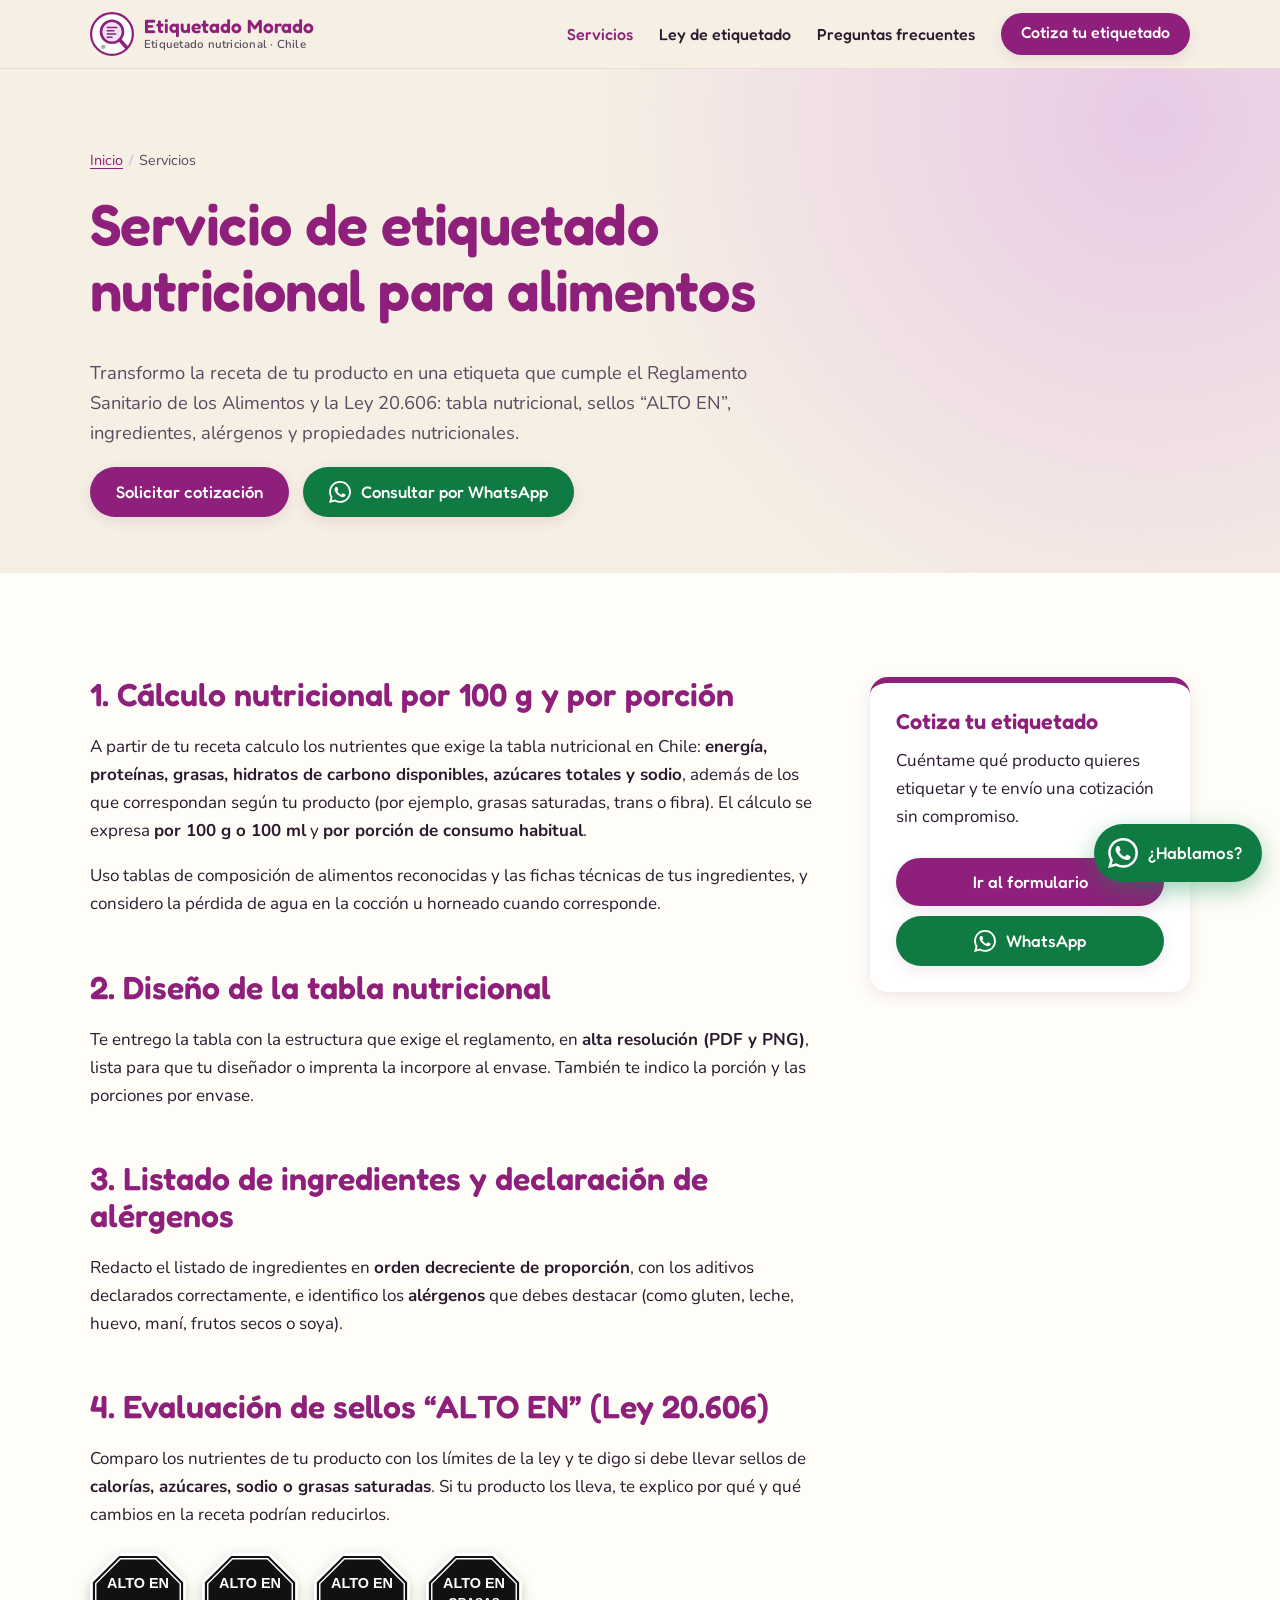
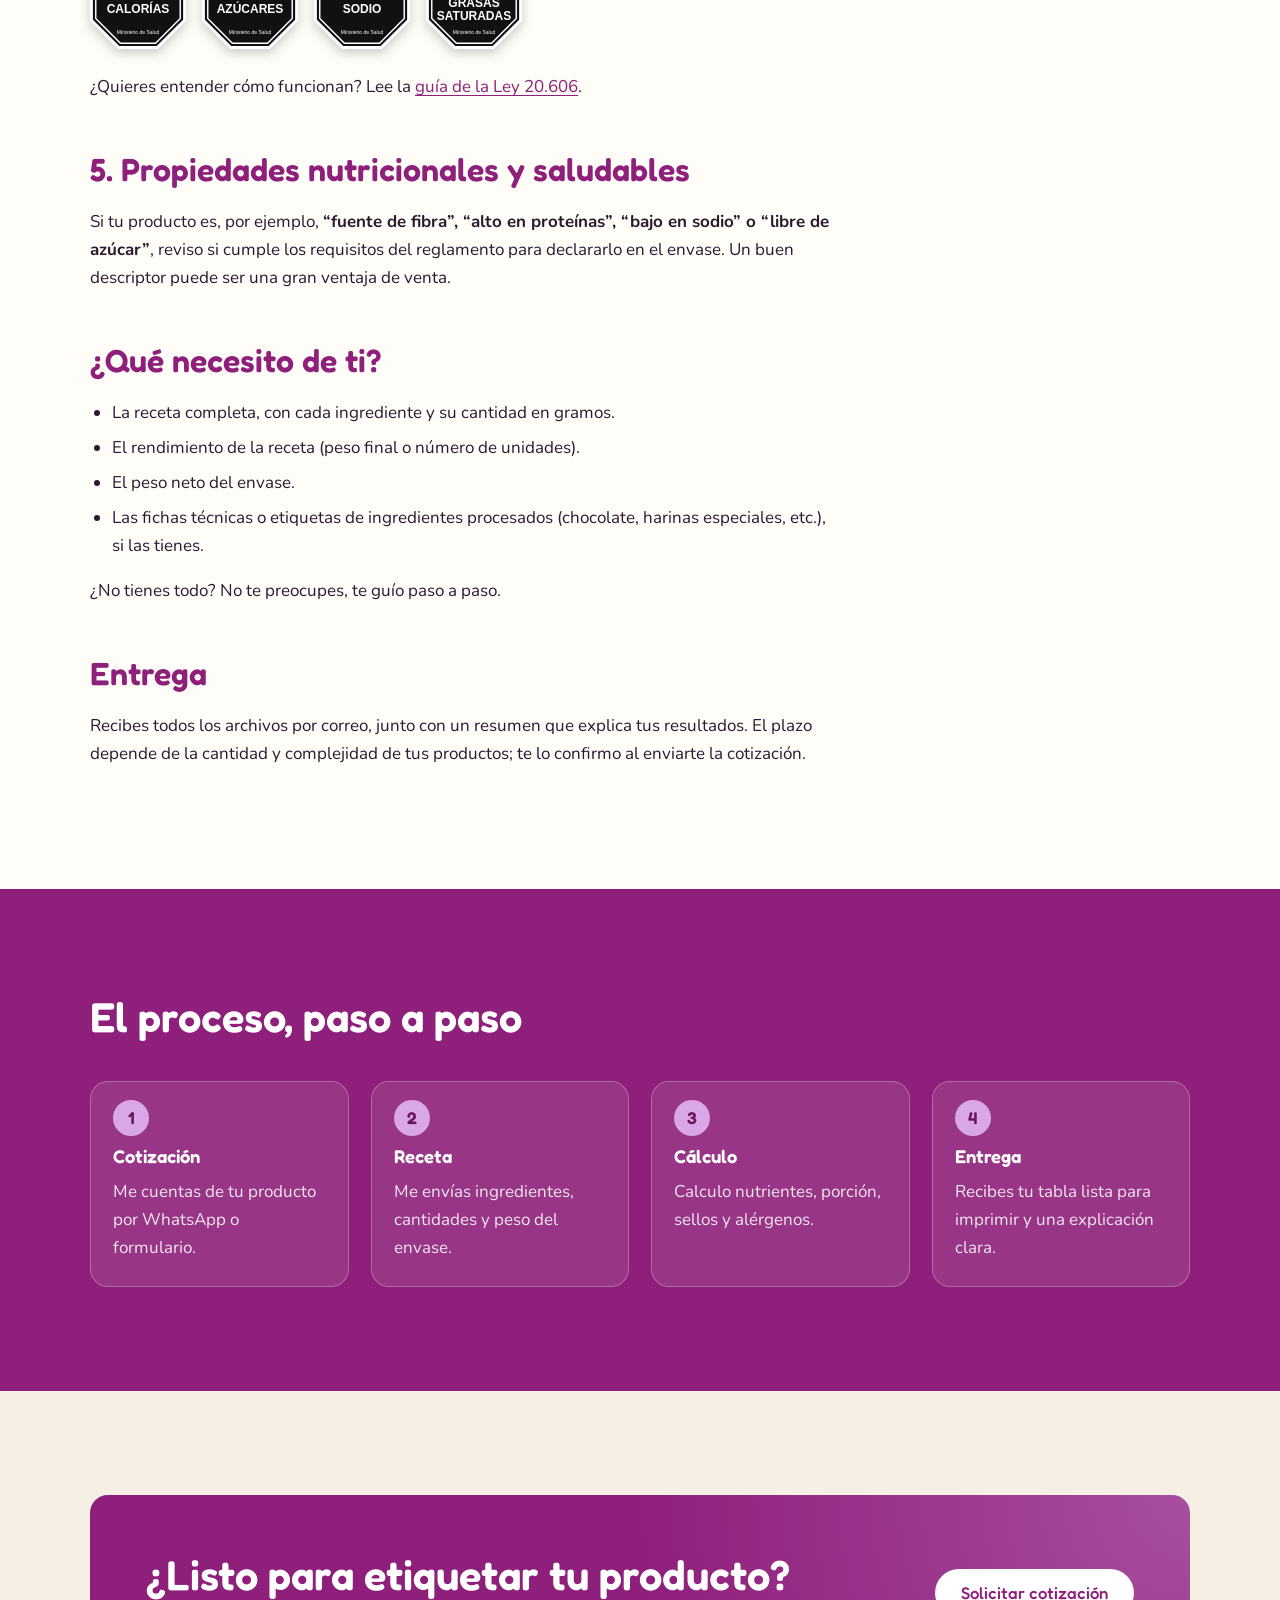
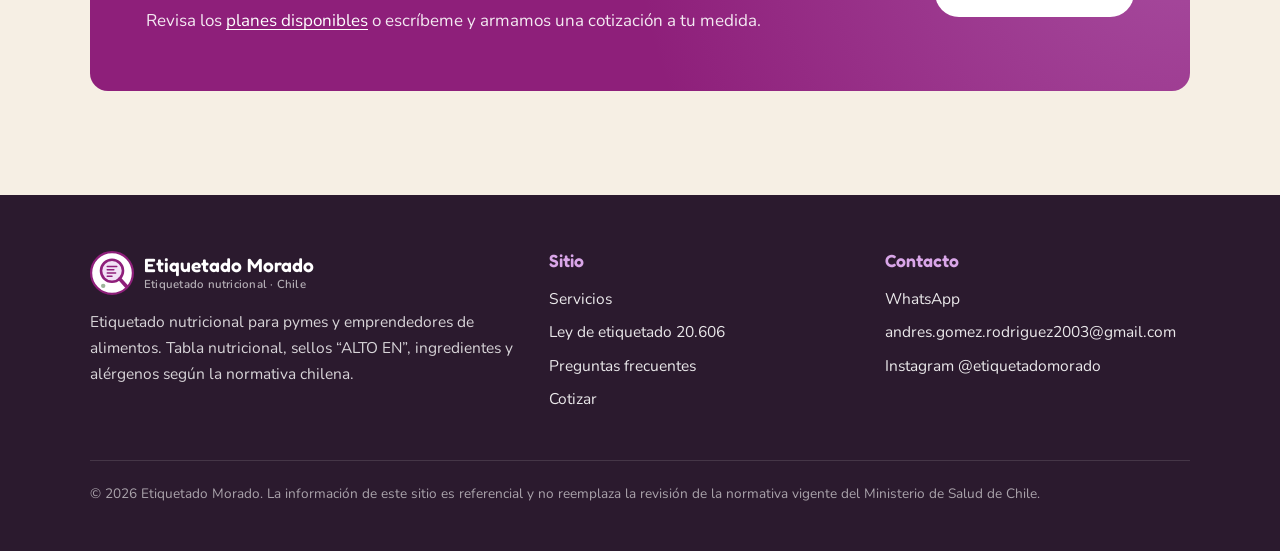
<file: servicios/index.html>
<!doctype html>
<html lang="es-CL">
<head>
  <meta charset="utf-8">
  <meta name="viewport" content="width=device-width, initial-scale=1, viewport-fit=cover">
  <title>Servicio de Etiquetado Nutricional | Etiquetado Morado</title>
  <meta name="description" content="Cálculo de tabla nutricional por 100 g y porción, sellos ALTO EN, ingredientes, alérgenos y propiedades nutricionales para emprendimientos de alimentos en Chile.">
  <link rel="canonical" href="https://www.etiquetadomorado.cl/servicios/">
  <meta name="robots" content="index, follow, max-image-preview:large">
  <meta name="theme-color" content="#8e1f7a">

  <meta property="og:type" content="website">
  <meta property="og:locale" content="es_CL">
  <meta property="og:site_name" content="Etiquetado Morado">
  <meta property="og:title" content="Servicio de etiquetado nutricional para alimentos">
  <meta property="og:description" content="Cálculo de tabla nutricional por 100 g y porción, sellos ALTO EN, ingredientes, alérgenos y propiedades nutricionales para emprendimientos de alimentos en Chile.">
  <meta property="og:url" content="https://www.etiquetadomorado.cl/servicios/">
  <meta property="og:image" content="https://www.etiquetadomorado.cl/assets/img/og-image.png">
  <meta property="og:image:width" content="1200">
  <meta property="og:image:height" content="630">
  <meta name="twitter:card" content="summary_large_image">

  <link rel="icon" href="/favicon.ico" sizes="48x48">
  <link rel="icon" href="/assets/img/logo.svg" type="image/svg+xml">
  <link rel="apple-touch-icon" href="/assets/img/apple-touch-icon.png">
  <link rel="manifest" href="/site.webmanifest">

  <link rel="preconnect" href="https://fonts.googleapis.com">
  <link rel="preconnect" href="https://fonts.gstatic.com" crossorigin>
  <link rel="stylesheet" href="https://fonts.googleapis.com/css2?family=Fredoka:wght@500;600&family=Nunito:wght@400;600;700;800&display=swap">
  <link rel="stylesheet" href="/css/styles.css">
  <script>document.documentElement.classList.add("js");</script>
  <script src="/js/config.js" defer></script>
  <script src="/js/main.js" defer></script>
  <script type="application/ld+json">
  {"@context":"https://schema.org","@type":"BreadcrumbList","itemListElement":[
    {"@type":"ListItem","position":1,"name":"Inicio","item":"https://www.etiquetadomorado.cl/"},
    {"@type":"ListItem","position":2,"name":"Servicios","item":"https://www.etiquetadomorado.cl/servicios/"}]}
  </script>  <script type="application/ld+json">
  {"@context":"https://schema.org","@type":"Service","name":"Etiquetado nutricional para alimentos",
   "serviceType":"Elaboración de etiquetado nutricional","areaServed":{"@type":"Country","name":"Chile"},
   "provider":{"@id":"https://www.etiquetadomorado.cl/#negocio"},
   "description":"Cálculo de tabla nutricional por 100 g y por porción, diseño de tabla, ingredientes y alérgenos, evaluación de sellos ALTO EN (Ley 20.606) y propiedades nutricionales.",
   "audience":{"@type":"BusinessAudience","name":"Pymes y emprendedores de alimentos"}}
  </script>
</head>
<body>
  <a class="skip-link" href="#contenido">Saltar al contenido</a>

  <svg width="0" height="0" style="position:absolute" aria-hidden="true" focusable="false">
    <symbol id="i-wsp" viewBox="0 0 24 24"><path fill="currentColor" d="M17.47 14.38c-.3-.15-1.76-.87-2.03-.97-.27-.1-.47-.15-.67.15-.2.3-.77.97-.94 1.16-.17.2-.35.22-.64.08-.3-.15-1.26-.47-2.39-1.48-.88-.79-1.48-1.76-1.65-2.06-.17-.3-.02-.46.13-.6.13-.14.3-.35.44-.52.15-.18.2-.3.3-.5.1-.2.05-.37-.02-.52-.08-.15-.67-1.61-.92-2.2-.24-.58-.49-.5-.67-.51h-.57c-.2 0-.52.07-.79.37-.27.3-1.04 1.02-1.04 2.48s1.07 2.88 1.21 3.07c.15.2 2.1 3.2 5.08 4.49.71.3 1.26.49 1.7.63.71.22 1.36.19 1.87.12.57-.09 1.76-.72 2-1.41.25-.7.25-1.29.18-1.41-.08-.13-.27-.2-.57-.35Zm-5.42 7.4h-.01a9.87 9.87 0 0 1-5.03-1.38l-.36-.21-3.74.98 1-3.65-.24-.37a9.86 9.86 0 0 1-1.51-5.26c0-5.45 4.44-9.88 9.89-9.88 2.64 0 5.12 1.03 6.99 2.9a9.83 9.83 0 0 1 2.89 6.99c0 5.45-4.44 9.88-9.88 9.88Zm8.41-18.3A11.82 11.82 0 0 0 12.05 0C5.5 0 .16 5.34.16 11.89c0 2.1.55 4.14 1.59 5.95L.06 24l6.3-1.65a11.88 11.88 0 0 0 5.69 1.45h.01c6.55 0 11.89-5.34 11.89-11.9 0-3.17-1.24-6.16-3.48-8.41Z"/></symbol>
    <symbol id="i-menu" viewBox="0 0 24 24"><path fill="none" stroke="currentColor" stroke-width="2.2" stroke-linecap="round" d="M4 7h16M4 12h16M4 17h16"/></symbol>
    <symbol id="i-check" viewBox="0 0 24 24"><path fill="none" stroke="currentColor" stroke-width="2.4" stroke-linecap="round" stroke-linejoin="round" d="m5 12.5 4.5 4.5L19 7.5"/></symbol>
    <symbol id="i-balanza" viewBox="0 0 24 24"><g fill="none" stroke="currentColor" stroke-width="1.9" stroke-linecap="round" stroke-linejoin="round"><path d="M12 3v18M7 21h10M5 7h14M5 7l-3 7a3.5 3.5 0 0 0 6 0L5 7Zm14 0-3 7a3.5 3.5 0 0 0 6 0l-3-7Z"/></g></symbol>
    <symbol id="i-tabla" viewBox="0 0 24 24"><g fill="none" stroke="currentColor" stroke-width="1.9" stroke-linecap="round"><rect x="4" y="3" width="16" height="18" rx="2"/><path d="M4 8h16M4 12.5h16M4 17h16M14 8v13"/></g></symbol>
    <symbol id="i-lista" viewBox="0 0 24 24"><g fill="none" stroke="currentColor" stroke-width="1.9" stroke-linecap="round" stroke-linejoin="round"><path d="M9 6h11M9 12h11M9 18h11"/><path d="m3.5 6 1 1 2-2M3.5 12l1 1 2-2M3.5 18l1 1 2-2"/></g></symbol>
    <symbol id="i-octogono" viewBox="0 0 24 24"><path fill="none" stroke="currentColor" stroke-width="1.9" stroke-linejoin="round" d="M8.3 2.5h7.4l5.8 5.8v7.4l-5.8 5.8H8.3l-5.8-5.8V8.3Z"/><path fill="none" stroke="currentColor" stroke-width="1.9" stroke-linecap="round" d="M12 7.5v5.5M12 16.5v.01"/></symbol>
    <symbol id="i-hoja" viewBox="0 0 24 24"><g fill="none" stroke="currentColor" stroke-width="1.9" stroke-linecap="round" stroke-linejoin="round"><path d="M5 19c0-8 5-14 15-15-1 10-7 15-15 15Z"/><path d="M5 19 13 11"/></g></symbol>
    <symbol id="i-mail" viewBox="0 0 24 24"><g fill="none" stroke="currentColor" stroke-width="1.9" stroke-linejoin="round"><rect x="3" y="5" width="18" height="14" rx="2"/><path d="m3.5 6 8.5 7 8.5-7"/></g></symbol>
    <symbol id="i-ig" viewBox="0 0 24 24"><g fill="none" stroke="currentColor" stroke-width="1.9"><rect x="3" y="3" width="18" height="18" rx="5"/><circle cx="12" cy="12" r="4"/><circle cx="17.3" cy="6.7" r=".6" fill="currentColor"/></g></symbol>
    <symbol id="i-chile" viewBox="0 0 24 24"><g fill="none" stroke="currentColor" stroke-width="1.9" stroke-linecap="round" stroke-linejoin="round"><path d="M12 21s-7-6.2-7-11.5a7 7 0 0 1 14 0C19 14.8 12 21 12 21Z"/><circle cx="12" cy="9.5" r="2.5"/></g></symbol>
    <symbol id="i-lupa" viewBox="0 0 24 24"><g fill="none" stroke="currentColor" stroke-width="2" stroke-linecap="round"><circle cx="10.5" cy="10.5" r="6.5"/><path d="m15.5 15.5 5 5"/></g></symbol>
  </svg>

  <header class="header">
    <div class="contenedor header__barra">
      <a class="logo" href="/" aria-label="Etiquetado Morado, ir al inicio">
        <img src="/assets/img/logo.svg" alt="" width="44" height="44">
        <span>Etiquetado Morado<small>Etiquetado nutricional · Chile</small></span>
      </a>
      <button class="nav__toggle" type="button" aria-expanded="false" aria-controls="nav" aria-label="Abrir menú">
        <svg aria-hidden="true"><use href="#i-menu"/></svg>
      </button>
      <nav id="nav" class="nav" aria-label="Principal">
        <ul>
          <li><a href="/servicios/" aria-current="page">Servicios</a></li>
          <li><a href="/ley-de-etiquetado/">Ley de etiquetado</a></li>
          <li><a href="/preguntas-frecuentes/">Preguntas frecuentes</a></li>
          <li><a class="btn btn--primario" href="/#cotizar">Cotiza tu etiquetado</a></li>
        </ul>
      </nav>
    </div>
  </header>

  <main id="contenido">
    <section class="page-hero">
      <div class="contenedor">
        <nav class="migas" aria-label="Migas de pan">
          <ol>
            <li><a href="/">Inicio</a></li>
            <li aria-current="page">Servicios</li>
          </ol>
        </nav>
        <h1>Servicio de etiquetado nutricional para alimentos</h1>
        <p class="lead">Transformo la receta de tu producto en una etiqueta que cumple el Reglamento Sanitario de los Alimentos y la Ley 20.606: tabla nutricional, sellos “ALTO EN”, ingredientes, alérgenos y propiedades nutricionales.</p>
        <div class="acciones">
          <a class="btn btn--primario" href="/#cotizar">Solicitar cotización</a>
          <a class="btn btn--wsp" href="https://wa.me/56979828311" data-wsp="¡Hola Dania! Vi tus servicios en la web y quiero cotizar el etiquetado de mi producto.">
            <svg aria-hidden="true"><use href="#i-wsp"/></svg>
            Consultar por WhatsApp
          </a>
        </div>
      </div>
    </section>

    <section class="seccion seccion--papel">
      <div class="contenedor layout-articulo">
        <div class="prosa">
          <h2>1. Cálculo nutricional por 100 g y por porción</h2>
          <p>A partir de tu receta calculo los nutrientes que exige la tabla nutricional en Chile: <strong>energía, proteínas, grasas, hidratos de carbono disponibles, azúcares totales y sodio</strong>, además de los que correspondan según tu producto (por ejemplo, grasas saturadas, trans o fibra). El cálculo se expresa <strong>por 100 g o 100 ml</strong> y <strong>por porción de consumo habitual</strong>.</p>
          <p>Uso tablas de composición de alimentos reconocidas y las fichas técnicas de tus ingredientes, y considero la pérdida de agua en la cocción u horneado cuando corresponde.</p>

          <h2>2. Diseño de la tabla nutricional</h2>
          <p>Te entrego la tabla con la estructura que exige el reglamento, en <strong>alta resolución (PDF y PNG)</strong>, lista para que tu diseñador o imprenta la incorpore al envase. También te indico la porción y las porciones por envase.</p>

          <h2>3. Listado de ingredientes y declaración de alérgenos</h2>
          <p>Redacto el listado de ingredientes en <strong>orden decreciente de proporción</strong>, con los aditivos declarados correctamente, e identifico los <strong>alérgenos</strong> que debes destacar (como gluten, leche, huevo, maní, frutos secos o soya).</p>

          <h2>4. Evaluación de sellos “ALTO EN” (Ley 20.606)</h2>
          <p>Comparo los nutrientes de tu producto con los límites de la ley y te digo si debe llevar sellos de <strong>calorías, azúcares, sodio o grasas saturadas</strong>. Si tu producto los lleva, te explico por qué y qué cambios en la receta podrían reducirlos.</p>
          <div class="fila-sellos" aria-label="Los cuatro sellos ALTO EN">
            <img class="sello" src="/assets/img/sello-calorias.svg" alt="Sello ALTO EN calorías" width="96" height="96" loading="lazy">
            <img class="sello" src="/assets/img/sello-azucares.svg" alt="Sello ALTO EN azúcares" width="96" height="96" loading="lazy">
            <img class="sello" src="/assets/img/sello-sodio.svg" alt="Sello ALTO EN sodio" width="96" height="96" loading="lazy">
            <img class="sello" src="/assets/img/sello-grasas.svg" alt="Sello ALTO EN grasas saturadas" width="96" height="96" loading="lazy">
          </div>
          <p>¿Quieres entender cómo funcionan? Lee la <a href="/ley-de-etiquetado/">guía de la Ley 20.606</a>.</p>

          <h2>5. Propiedades nutricionales y saludables</h2>
          <p>Si tu producto es, por ejemplo, <strong>“fuente de fibra”, “alto en proteínas”, “bajo en sodio” o “libre de azúcar”</strong>, reviso si cumple los requisitos del reglamento para declararlo en el envase. Un buen descriptor puede ser una gran ventaja de venta.</p>

          <h2>¿Qué necesito de ti?</h2>
          <ul>
            <li>La receta completa, con cada ingrediente y su cantidad en gramos.</li>
            <li>El rendimiento de la receta (peso final o número de unidades).</li>
            <li>El peso neto del envase.</li>
            <li>Las fichas técnicas o etiquetas de ingredientes procesados (chocolate, harinas especiales, etc.), si las tienes.</li>
          </ul>
          <p>¿No tienes todo? No te preocupes, te guío paso a paso.</p>

          <h2>Entrega</h2>
          <p>Recibes todos los archivos por correo, junto con un resumen que explica tus resultados. El plazo depende de la cantidad y complejidad de tus productos; te lo confirmo al enviarte la cotización.</p>
        </div>

        <aside class="aside-sticky">
          <div class="aside-caja">
            <h2>Cotiza tu etiquetado</h2>
            <p>Cuéntame qué producto quieres etiquetar y te envío una cotización sin compromiso.</p>
            <a class="btn btn--primario" href="/#cotizar">Ir al formulario</a>
            <a class="btn btn--wsp" href="https://wa.me/56979828311" data-wsp>
              <svg aria-hidden="true"><use href="#i-wsp"/></svg>
              WhatsApp
            </a>
          </div>
        </aside>
      </div>
    </section>

    <section class="seccion seccion--morado">
      <div class="contenedor">
        <div class="seccion__intro">
          <h2>El proceso, paso a paso</h2>
        </div>
        <ol class="pasos">
          <li><h3>Cotización</h3><p>Me cuentas de tu producto por WhatsApp o formulario.</p></li>
          <li><h3>Receta</h3><p>Me envías ingredientes, cantidades y peso del envase.</p></li>
          <li><h3>Cálculo</h3><p>Calculo nutrientes, porción, sellos y alérgenos.</p></li>
          <li><h3>Entrega</h3><p>Recibes tu tabla lista para imprimir y una explicación clara.</p></li>
        </ol>
      </div>
    </section>

    <section class="seccion">
      <div class="contenedor">
        <div class="cta-banda">
          <div>
            <h2>¿Listo para etiquetar tu producto?</h2>
            <p>Revisa los <a href="/#planes" style="color:#fff">planes disponibles</a> o escríbeme y armamos una cotización a tu medida.</p>
          </div>
          <a class="btn btn--blanco" href="/#cotizar">Solicitar cotización</a>
        </div>
      </div>
    </section>
  </main>

  <footer class="footer">
    <div class="contenedor">
      <div class="footer__grid">
        <div>
          <a class="logo" href="/">
            <img src="/assets/img/logo.svg" alt="" width="44" height="44" loading="lazy">
            <span>Etiquetado Morado<small>Etiquetado nutricional · Chile</small></span>
          </a>
          <p>Etiquetado nutricional para pymes y emprendedores de alimentos. Tabla nutricional, sellos “ALTO EN”, ingredientes y alérgenos según la normativa chilena.</p>
        </div>
        <div>
          <h2>Sitio</h2>
          <ul>
            <li><a href="/servicios/">Servicios</a></li>
            <li><a href="/ley-de-etiquetado/">Ley de etiquetado 20.606</a></li>
            <li><a href="/preguntas-frecuentes/">Preguntas frecuentes</a></li>
            <li><a href="/#cotizar">Cotizar</a></li>
          </ul>
        </div>
        <div>
          <h2>Contacto</h2>
          <ul>
            <li><a href="https://wa.me/56979828311" data-wsp>WhatsApp</a></li>
            <li><a href="mailto:andres.gomez.rodriguez2003@gmail.com" data-email data-email-texto>andres.gomez.rodriguez2003@gmail.com</a></li>
            <li><a href="https://www.instagram.com/etiquetadomorado/" target="_blank" rel="noopener">Instagram @etiquetadomorado</a></li>
          </ul>
        </div>
      </div>
      <p class="footer__legal">© <span data-anio>2026</span> Etiquetado Morado. La información de este sitio es referencial y no reemplaza la revisión de la normativa vigente del Ministerio de Salud de Chile.</p>
    </div>
  </footer>

  <a class="wsp-flotante" href="https://wa.me/56979828311" data-wsp aria-label="Escríbeme por WhatsApp">
    <svg aria-hidden="true"><use href="#i-wsp"/></svg>
    <span class="wsp-flotante__texto">¿Hablamos?</span>
  </a>
</body>
</html>
</file>
<file: css/styles.css>
/* =========================================================
   Etiquetado Morado — estilos globales (mobile-first)
   ========================================================= */

:root {
  --morado: #8e1f7a;
  --morado-oscuro: #6b155b;
  --lila: #d9a6e8;
  --lila-claro: #f1e0f6;
  --salvia: #9db59a;
  --salvia-oscuro: #56704f;
  --crema: #f6efe4;
  --papel: #fffdf8;
  --texto: #2b1a2e;
  --texto-suave: #5c4a60;
  --blanco: #ffffff;
  --negro: #111111;
  --wsp: #25d366;
  --wsp-oscuro: #0f7a41;

  --font-titulos: "Fredoka", "Baloo 2", "Trebuchet MS", system-ui, sans-serif;
  --font-cuerpo: "Nunito", "Segoe UI", system-ui, -apple-system, sans-serif;

  --radio: 18px;
  --radio-sm: 10px;
  --sombra: 0 10px 30px rgba(107, 21, 91, 0.12);
  --sombra-sm: 0 4px 14px rgba(107, 21, 91, 0.1);
  --ancho: 1140px;
  --header-h: 68px;
}

*,
*::before,
*::after {
  box-sizing: border-box;
}

html {
  scroll-behavior: smooth;
  scroll-padding-top: calc(var(--header-h) + 12px);
  -webkit-text-size-adjust: 100%;
}

body {
  margin: 0;
  font-family: var(--font-cuerpo);
  font-size: 1.0625rem;
  line-height: 1.65;
  color: var(--texto);
  background: var(--crema);
}

img,
svg {
  max-width: 100%;
  height: auto;
  display: block;
}

a {
  color: var(--morado);
  text-underline-offset: 3px;
}

a:hover {
  color: var(--morado-oscuro);
}

h1,
h2,
h3,
h4 {
  font-family: var(--font-titulos);
  line-height: 1.15;
  color: var(--morado);
  margin: 0 0 0.6em;
  font-weight: 600;
}

h1 {
  font-size: clamp(2.1rem, 6vw, 3.6rem);
  letter-spacing: -0.01em;
}

h2 {
  font-size: clamp(1.7rem, 4.2vw, 2.6rem);
}

h3 {
  font-size: 1.3rem;
}

p {
  margin: 0 0 1em;
}

:focus-visible {
  outline: 3px solid var(--morado);
  outline-offset: 3px;
  border-radius: 4px;
}

.sr-only {
  position: absolute;
  width: 1px;
  height: 1px;
  padding: 0;
  margin: -1px;
  overflow: hidden;
  clip: rect(0, 0, 0, 0);
  white-space: nowrap;
  border: 0;
}

.skip-link {
  position: absolute;
  left: 16px;
  top: -100px;
  z-index: 200;
  background: var(--morado);
  color: var(--blanco);
  padding: 10px 16px;
  border-radius: var(--radio-sm);
}

.skip-link:focus {
  top: 12px;
  color: var(--blanco);
}

.contenedor {
  width: 100%;
  max-width: var(--ancho);
  margin-inline: auto;
  padding-inline: 20px;
}

.seccion {
  padding-block: clamp(56px, 9vw, 104px);
}

.seccion--lila {
  background: var(--lila-claro);
}

.seccion--morado {
  background: var(--morado);
  color: var(--blanco);
}

.seccion--morado h2,
.seccion--morado h3 {
  color: var(--blanco);
}

.seccion--papel {
  background: var(--papel);
}

.seccion__intro {
  max-width: 680px;
  margin-bottom: 40px;
}

.seccion__intro--centro {
  margin-inline: auto;
  text-align: center;
}

.eyebrow {
  display: inline-block;
  font-family: var(--font-titulos);
  font-weight: 500;
  font-size: 0.95rem;
  letter-spacing: 0.04em;
  color: var(--salvia-oscuro);
  background: rgba(157, 181, 154, 0.25);
  padding: 4px 14px;
  border-radius: 999px;
  margin-bottom: 14px;
}

.lead {
  font-size: 1.15rem;
  color: var(--texto-suave);
}

.resaltado {
  color: var(--morado);
  font-weight: 800;
}

/* ---------- Botones ---------- */

.btn {
  display: inline-flex;
  align-items: center;
  justify-content: center;
  gap: 10px;
  min-height: 48px;
  padding: 12px 24px;
  border-radius: 999px;
  border: 2px solid transparent;
  font-family: var(--font-titulos);
  font-weight: 500;
  font-size: 1.05rem;
  line-height: 1.2;
  text-decoration: none;
  cursor: pointer;
  transition: transform 0.15s ease, background-color 0.15s ease, box-shadow 0.15s ease;
}

.btn:hover {
  transform: translateY(-2px);
}

.btn svg {
  width: 22px;
  height: 22px;
  flex-shrink: 0;
}

.btn--primario {
  background: var(--morado);
  color: var(--blanco);
  box-shadow: var(--sombra-sm);
}

.btn--primario:hover {
  background: var(--morado-oscuro);
  color: var(--blanco);
}

.btn--wsp {
  background: var(--wsp-oscuro);
  color: var(--blanco);
  box-shadow: var(--sombra-sm);
}

.btn--wsp:hover {
  background: #0b6334;
  color: var(--blanco);
}

.btn--borde {
  background: transparent;
  border-color: var(--morado);
  color: var(--morado);
}

.btn--borde:hover {
  background: var(--morado);
  color: var(--blanco);
}

.btn--blanco {
  background: var(--blanco);
  color: var(--morado);
}

.btn--blanco:hover {
  background: var(--lila-claro);
  color: var(--morado-oscuro);
}

.btn--bloque {
  width: 100%;
}

.acciones {
  display: flex;
  flex-wrap: wrap;
  gap: 14px;
}

/* ---------- Header ---------- */

.header {
  position: sticky;
  top: 0;
  z-index: 100;
  background: rgba(246, 239, 228, 0.92);
  backdrop-filter: saturate(1.4) blur(10px);
  -webkit-backdrop-filter: saturate(1.4) blur(10px);
  border-bottom: 1px solid rgba(142, 31, 122, 0.1);
}

.header__barra {
  display: flex;
  align-items: center;
  justify-content: space-between;
  gap: 16px;
  height: var(--header-h);
}

.logo {
  display: inline-flex;
  align-items: center;
  gap: 10px;
  text-decoration: none;
  color: var(--morado);
  font-family: var(--font-titulos);
  font-weight: 600;
  font-size: 1.2rem;
  line-height: 1;
}

.logo img {
  width: 44px;
  height: 44px;
}

.logo span small {
  display: block;
  font-family: var(--font-cuerpo);
  font-weight: 600;
  font-size: 0.72rem;
  color: var(--texto-suave);
  margin-top: 3px;
  letter-spacing: 0.02em;
}

.nav__toggle {
  display: inline-flex;
  align-items: center;
  justify-content: center;
  width: 46px;
  height: 46px;
  border: 0;
  border-radius: 12px;
  background: var(--lila-claro);
  color: var(--morado);
  cursor: pointer;
}

.nav__toggle svg {
  width: 26px;
  height: 26px;
}

.nav {
  position: fixed;
  inset: var(--header-h) 0 auto 0;
  background: var(--crema);
  border-bottom: 1px solid rgba(142, 31, 122, 0.12);
  box-shadow: var(--sombra);
  padding: 12px 20px 24px;
  display: none;
}

.nav.abierto {
  display: block;
}

.nav ul {
  list-style: none;
  margin: 0;
  padding: 0;
}

.nav a {
  display: block;
  padding: 12px 4px;
  font-family: var(--font-titulos);
  font-weight: 500;
  font-size: 1.1rem;
  color: var(--texto);
  text-decoration: none;
  border-bottom: 1px solid rgba(142, 31, 122, 0.08);
}

.nav a:hover,
.nav a[aria-current="page"] {
  color: var(--morado);
}

.nav .btn {
  margin-top: 16px;
  width: 100%;
  border-bottom: 0;
  color: var(--blanco);
}

@media (min-width: 960px) {
  .nav__toggle {
    display: none;
  }

  .nav {
    position: static;
    display: block;
    background: none;
    border: 0;
    box-shadow: none;
    padding: 0;
  }

  .nav ul {
    display: flex;
    align-items: center;
    gap: 26px;
  }

  .nav a {
    padding: 6px 0;
    border: 0;
    font-size: 1rem;
  }

  .nav .btn {
    margin: 0;
    width: auto;
    padding: 10px 20px;
    min-height: 42px;
  }
}

/* ---------- Hero ---------- */

.hero {
  position: relative;
  overflow: hidden;
  background:
    radial-gradient(circle at 85% 20%, rgba(217, 166, 232, 0.55), transparent 45%),
    radial-gradient(circle at 5% 90%, rgba(157, 181, 154, 0.35), transparent 40%),
    var(--crema);
  padding-block: clamp(48px, 8vw, 96px);
}

.hero__grid {
  display: grid;
  gap: 48px;
  align-items: center;
}

.hero h1 span {
  color: var(--texto);
}

.hero__confianza {
  display: flex;
  flex-wrap: wrap;
  gap: 10px 22px;
  margin: 28px 0 0;
  padding: 0;
  list-style: none;
  font-size: 0.95rem;
  font-weight: 700;
  color: var(--texto-suave);
}

.hero__confianza li {
  display: flex;
  align-items: center;
  gap: 8px;
}

.hero__confianza svg {
  width: 20px;
  height: 20px;
  color: var(--salvia-oscuro);
}

.hero__visual {
  position: relative;
  max-width: 460px;
  margin-inline: auto;
  width: 100%;
  margin-bottom: 40px;
}

@media (min-width: 900px) {
  .hero__grid {
    grid-template-columns: 1.15fr 1fr;
  }
}

/* ---------- Tabla nutricional ilustrativa ---------- */

.etiqueta-demo {
  position: relative;
  background: var(--blanco);
  border: 3px solid var(--negro);
  padding: 16px 18px 14px;
  font-family: Arial, Helvetica, sans-serif;
  font-size: 0.86rem;
  color: var(--negro);
  box-shadow: 14px 14px 0 var(--lila);
  transform: rotate(-2deg);
}

.etiqueta-demo__titulo {
  font-weight: 900;
  font-size: 1.25rem;
  text-transform: uppercase;
  border-bottom: 1px solid var(--negro);
  padding-bottom: 4px;
  margin-bottom: 4px;
}

.etiqueta-demo table {
  width: 100%;
  border-collapse: collapse;
}

.etiqueta-demo th,
.etiqueta-demo td {
  padding: 3px 0;
  text-align: right;
  border-bottom: 1px solid #999;
  font-weight: 400;
}

.etiqueta-demo th:first-child,
.etiqueta-demo td:first-child {
  text-align: left;
}

.etiqueta-demo thead th {
  font-weight: 700;
  border-bottom: 4px solid var(--negro);
}

.etiqueta-demo .sub td:first-child {
  padding-left: 14px;
}

.etiqueta-demo__sellos {
  position: absolute;
  right: -6px;
  bottom: -64px;
  display: flex;
  gap: 6px;
  transform: rotate(4deg);
}

.etiqueta-demo__sellos .sello {
  width: 78px;
}

.lupa-deco {
  position: absolute;
  top: -34px;
  left: -26px;
  width: 92px;
  color: var(--morado);
  transform: rotate(-12deg);
  z-index: 2;
}

/* ---------- Sello ALTO EN (SVG) ---------- */

.sello {
  width: 96px;
  height: auto;
  filter: drop-shadow(0 4px 6px rgba(0, 0, 0, 0.2));
}

/* ---------- Tarjetas ---------- */

.grid {
  display: grid;
  gap: 22px;
}

@media (min-width: 640px) {
  .grid--2,
  .grid--3,
  .grid--4 {
    grid-template-columns: repeat(2, 1fr);
  }
}

@media (min-width: 960px) {
  .grid--3 {
    grid-template-columns: repeat(3, 1fr);
  }

  .grid--4 {
    grid-template-columns: repeat(4, 1fr);
  }
}

.tarjeta {
  background: var(--blanco);
  border-radius: var(--radio);
  padding: 28px 24px;
  box-shadow: var(--sombra-sm);
  border: 1px solid rgba(142, 31, 122, 0.08);
}

.tarjeta h3 {
  margin-bottom: 8px;
}

.tarjeta p:last-child {
  margin-bottom: 0;
}

.tarjeta__icono {
  display: inline-flex;
  align-items: center;
  justify-content: center;
  width: 56px;
  height: 56px;
  border-radius: 16px;
  background: var(--lila-claro);
  color: var(--morado);
  margin-bottom: 16px;
}

.tarjeta__icono svg {
  width: 30px;
  height: 30px;
}

.tarjeta--salvia .tarjeta__icono {
  background: rgba(157, 181, 154, 0.3);
  color: var(--salvia-oscuro);
}

/* Hoja de cuaderno (motivo de marca) */
.cuaderno {
  position: relative;
  background:
    repeating-linear-gradient(
      to bottom,
      transparent 0,
      transparent 33px,
      rgba(142, 31, 122, 0.12) 33px,
      rgba(142, 31, 122, 0.12) 34px
    ),
    var(--papel);
  border-radius: 6px;
  padding: 44px 28px 28px;
  box-shadow: 8px 10px 0 rgba(0, 0, 0, 0.08), var(--sombra);
  line-height: 34px;
}

.cuaderno::before {
  content: "";
  position: absolute;
  top: -18px;
  left: 50%;
  width: 34px;
  height: 46px;
  transform: translateX(-50%);
  border: 5px solid var(--salvia-oscuro);
  border-radius: 20px 20px 8px 8px;
  border-bottom-color: transparent;
}

.cuaderno ul {
  margin: 0;
  padding-left: 1.2em;
}

.cuaderno li {
  margin: 0;
}

/* ---------- Pasos ---------- */

.pasos {
  counter-reset: paso;
  list-style: none;
  margin: 0;
  padding: 0;
  display: grid;
  gap: 22px;
}

@media (min-width: 640px) {
  .pasos {
    grid-template-columns: repeat(2, 1fr);
  }
}

@media (min-width: 960px) {
  .pasos {
    grid-template-columns: repeat(4, 1fr);
  }
}

.pasos li {
  counter-increment: paso;
  position: relative;
  background: rgba(255, 255, 255, 0.1);
  border: 1px solid rgba(255, 255, 255, 0.25);
  border-radius: var(--radio);
  padding: 64px 22px 24px;
}

.pasos li::before {
  content: counter(paso);
  position: absolute;
  top: 18px;
  left: 22px;
  width: 36px;
  height: 36px;
  border-radius: 50%;
  background: var(--lila);
  color: var(--morado-oscuro);
  font-family: var(--font-titulos);
  font-weight: 600;
  display: grid;
  place-items: center;
}

.pasos h3 {
  font-size: 1.15rem;
}

.pasos p {
  margin: 0;
  color: rgba(255, 255, 255, 0.88);
}

/* ---------- Rubros (chips) ---------- */

.chips {
  display: flex;
  flex-wrap: wrap;
  gap: 12px;
  list-style: none;
  padding: 0;
  margin: 0;
}

.chips li {
  background: var(--blanco);
  border: 2px solid var(--lila);
  color: var(--texto);
  font-weight: 700;
  padding: 8px 18px;
  border-radius: 999px;
}

/* ---------- Sobre mí ---------- */

.sobre {
  display: grid;
  gap: 40px;
  align-items: center;
}

.sobre__foto {
  position: relative;
  max-width: 340px;
  margin-inline: auto;
  width: 100%;
}

.sobre__foto img {
  width: 100%;
  aspect-ratio: 1;
  object-fit: cover;
  border-radius: 50%;
  border: 8px solid var(--blanco);
  box-shadow: var(--sombra);
  background: var(--lila);
}

.sobre__foto::after {
  content: "";
  position: absolute;
  inset: -14px;
  border-radius: 50%;
  border: 3px dashed var(--morado);
  opacity: 0.4;
  pointer-events: none;
}

@media (min-width: 860px) {
  .sobre {
    grid-template-columns: 0.8fr 1.2fr;
  }
}

/* ---------- Planes ---------- */

.plan {
  display: flex;
  flex-direction: column;
  background: var(--blanco);
  border-radius: var(--radio);
  padding: 32px 26px;
  box-shadow: var(--sombra-sm);
  border: 2px solid transparent;
}

.plan--destacado {
  border-color: var(--morado);
  box-shadow: var(--sombra);
  position: relative;
}

.plan__etiqueta {
  position: absolute;
  top: -14px;
  left: 50%;
  transform: translateX(-50%);
  background: var(--morado);
  color: var(--blanco);
  font-family: var(--font-titulos);
  font-size: 0.85rem;
  padding: 4px 14px;
  border-radius: 999px;
  white-space: nowrap;
}

.plan__precio {
  font-family: var(--font-titulos);
  font-size: 2rem;
  font-weight: 600;
  color: var(--texto);
  margin: 4px 0 2px;
}

.plan__precio small {
  font-size: 0.95rem;
  font-weight: 400;
  color: var(--texto-suave);
}

.plan ul {
  list-style: none;
  padding: 0;
  margin: 18px 0 26px;
  flex-grow: 1;
}

.plan li {
  position: relative;
  padding-left: 28px;
  margin-bottom: 8px;
}

.plan li::before {
  content: "";
  position: absolute;
  left: 0;
  top: 7px;
  width: 16px;
  height: 9px;
  border-left: 3px solid var(--salvia-oscuro);
  border-bottom: 3px solid var(--salvia-oscuro);
  transform: rotate(-45deg);
}

.nota {
  font-size: 0.92rem;
  color: var(--texto-suave);
}

/* ---------- FAQ ---------- */

.faq {
  max-width: 820px;
  margin-inline: auto;
}

.faq details {
  background: var(--blanco);
  border-radius: var(--radio-sm);
  margin-bottom: 12px;
  box-shadow: var(--sombra-sm);
  border: 1px solid rgba(142, 31, 122, 0.08);
}

.faq summary {
  cursor: pointer;
  list-style: none;
  padding: 18px 56px 18px 22px;
  font-family: var(--font-titulos);
  font-weight: 500;
  font-size: 1.1rem;
  color: var(--texto);
  position: relative;
}

.faq summary::-webkit-details-marker {
  display: none;
}

.faq summary::after {
  content: "+";
  position: absolute;
  right: 22px;
  top: 50%;
  transform: translateY(-50%);
  font-size: 1.6rem;
  color: var(--morado);
  line-height: 1;
}

.faq details[open] summary::after {
  content: "−";
}

.faq details[open] summary {
  color: var(--morado);
}

.faq .faq__respuesta {
  padding: 0 22px 20px;
}

.faq .faq__respuesta p:last-child {
  margin-bottom: 0;
}

/* ---------- Formulario ---------- */

.contacto {
  display: grid;
  gap: 40px;
}

@media (min-width: 960px) {
  .contacto {
    grid-template-columns: 0.85fr 1.15fr;
    align-items: start;
  }
}

.contacto__info .btn {
  margin-top: 8px;
}

.contacto__lista {
  list-style: none;
  padding: 0;
  margin: 24px 0;
}

.contacto__lista li {
  display: flex;
  align-items: center;
  gap: 12px;
  margin-bottom: 12px;
}

.contacto__lista svg {
  width: 22px;
  height: 22px;
  color: var(--morado);
  flex-shrink: 0;
}

.formulario {
  background: var(--blanco);
  border-radius: var(--radio);
  padding: clamp(24px, 4vw, 40px);
  box-shadow: var(--sombra);
}

.form-grid {
  display: grid;
  gap: 18px;
}

@media (min-width: 640px) {
  .form-grid {
    grid-template-columns: 1fr 1fr;
  }

  .campo--completo {
    grid-column: 1 / -1;
  }
}

.campo label,
.campo legend {
  display: block;
  font-weight: 700;
  font-size: 0.95rem;
  margin-bottom: 6px;
  padding: 0;
}

.campo .opcional {
  font-weight: 400;
  color: var(--texto-suave);
}

.campo input,
.campo select,
.campo textarea {
  width: 100%;
  font: inherit;
  font-size: 1rem;
  color: var(--texto);
  background: var(--crema);
  border: 2px solid transparent;
  border-radius: var(--radio-sm);
  padding: 12px 14px;
  min-height: 48px;
  transition: border-color 0.15s ease, background-color 0.15s ease;
}

.campo textarea {
  min-height: 120px;
  resize: vertical;
}

.campo input:focus,
.campo select:focus,
.campo textarea:focus {
  outline: none;
  border-color: var(--morado);
  background: var(--blanco);
}

.campo [aria-invalid="true"] {
  border-color: #c0262d;
  background: #fff5f5;
}

.campo__error {
  display: block;
  color: #b3232a;
  font-size: 0.88rem;
  font-weight: 700;
  margin-top: 6px;
  min-height: 0;
}

.campo fieldset {
  border: 0;
  margin: 0;
  padding: 0;
}

.radios {
  display: flex;
  flex-wrap: wrap;
  gap: 10px;
}

.radios label {
  display: inline-flex;
  align-items: center;
  gap: 8px;
  font-weight: 600;
  background: var(--crema);
  padding: 10px 16px;
  border-radius: 999px;
  cursor: pointer;
  margin: 0;
}

.radios input {
  padding: 0;
  background: none;
  width: 18px;
  height: 18px;
  min-height: 0;
  accent-color: var(--morado);
}

.oculto-bot {
  position: absolute;
  left: -9999px;
}

.formulario__pie {
  margin-top: 22px;
}

.formulario__pie .nota {
  margin: 12px 0 0;
  text-align: center;
}

/* ---------- CTA banda ---------- */

.cta-banda {
  background: var(--morado);
  color: var(--blanco);
  border-radius: var(--radio);
  padding: clamp(32px, 6vw, 56px);
  display: grid;
  gap: 24px;
  align-items: center;
  background-image:
    radial-gradient(circle at 100% 0%, rgba(217, 166, 232, 0.35), transparent 50%);
}

.cta-banda h2 {
  color: var(--blanco);
  margin-bottom: 8px;
}

.cta-banda p {
  margin: 0;
  color: rgba(255, 255, 255, 0.9);
}

@media (min-width: 860px) {
  .cta-banda {
    grid-template-columns: 1.4fr auto;
  }
}

/* ---------- Páginas internas ---------- */

.page-hero {
  background:
    radial-gradient(circle at 90% 10%, rgba(217, 166, 232, 0.5), transparent 45%),
    var(--crema);
  padding-block: clamp(40px, 7vw, 80px) clamp(32px, 5vw, 56px);
}

.page-hero h1 {
  max-width: 820px;
}

.page-hero .lead {
  max-width: 720px;
}

.migas {
  font-size: 0.9rem;
  margin-bottom: 18px;
  color: var(--texto-suave);
}

.migas ol {
  list-style: none;
  display: flex;
  flex-wrap: wrap;
  gap: 6px;
  margin: 0;
  padding: 0;
}

.migas li + li::before {
  content: "/";
  margin-right: 6px;
  color: var(--lila);
}

.prosa {
  max-width: 760px;
}

.prosa h2 {
  margin-top: 1.6em;
  font-size: clamp(1.5rem, 3.4vw, 2rem);
}

.prosa h2:first-child {
  margin-top: 0;
}

.prosa ul,
.prosa ol {
  padding-left: 1.3em;
}

.prosa li {
  margin-bottom: 0.4em;
}

.layout-articulo > * {
  min-width: 0;
}

.layout-articulo {
  display: grid;
  gap: 40px;
}

@media (min-width: 1000px) {
  .layout-articulo {
    grid-template-columns: minmax(0, 1fr) 320px;
    align-items: start;
  }

  .aside-sticky {
    position: sticky;
    top: calc(var(--header-h) + 24px);
  }
}

.aside-caja {
  background: var(--blanco);
  border-radius: var(--radio);
  padding: 26px;
  box-shadow: var(--sombra-sm);
  border-top: 6px solid var(--morado);
}

.aside-caja h2 {
  font-size: 1.35rem;
}

.aside-caja .btn {
  width: 100%;
  margin-top: 10px;
}

.tabla-wrap {
  overflow-x: auto;
  margin: 1.4em 0;
  border-radius: var(--radio-sm);
  box-shadow: var(--sombra-sm);
}

.tabla {
  width: 100%;
  min-width: 520px;
  border-collapse: collapse;
  background: var(--blanco);
  font-size: 0.98rem;
}

.tabla caption {
  text-align: left;
  font-weight: 700;
  padding: 12px 16px;
  background: var(--lila-claro);
  color: var(--morado-oscuro);
}

.tabla th,
.tabla td {
  padding: 12px 16px;
  text-align: left;
  border-bottom: 1px solid #eee2ef;
}

.tabla thead th {
  background: var(--morado);
  color: var(--blanco);
  font-family: var(--font-titulos);
  font-weight: 500;
}

.aviso {
  background: rgba(157, 181, 154, 0.2);
  border-left: 5px solid var(--salvia-oscuro);
  padding: 16px 20px;
  border-radius: 0 var(--radio-sm) var(--radio-sm) 0;
  margin: 1.4em 0;
}

.aviso p:last-child {
  margin-bottom: 0;
}

.fila-sellos {
  display: flex;
  flex-wrap: wrap;
  gap: 16px;
  margin: 1.4em 0;
}

/* ---------- Gracias / 404 ---------- */

.centrado {
  text-align: center;
  max-width: 640px;
  margin-inline: auto;
}

.centrado .acciones {
  justify-content: center;
}

.icono-grande {
  width: 96px;
  height: 96px;
  margin: 0 auto 24px;
  color: var(--morado);
}

/* ---------- Footer ---------- */

.footer {
  background: var(--texto);
  color: rgba(255, 255, 255, 0.82);
  padding-block: 56px 32px;
  font-size: 0.97rem;
}

.footer a {
  color: rgba(255, 255, 255, 0.9);
  text-decoration: none;
}

.footer a:hover {
  color: var(--lila);
  text-decoration: underline;
}

.footer__grid {
  display: grid;
  gap: 32px;
}

@media (min-width: 760px) {
  .footer__grid {
    grid-template-columns: 1.4fr 1fr 1fr;
  }
}

.footer h2 {
  font-size: 1.1rem;
  color: var(--lila);
  margin-bottom: 14px;
}

.footer ul {
  list-style: none;
  margin: 0;
  padding: 0;
}

.footer li {
  margin-bottom: 8px;
}

.footer .logo {
  color: var(--blanco);
  margin-bottom: 14px;
}

.footer .logo small {
  color: rgba(255, 255, 255, 0.65);
}

.footer__legal {
  border-top: 1px solid rgba(255, 255, 255, 0.12);
  margin-top: 40px;
  padding-top: 22px;
  font-size: 0.85rem;
  color: rgba(255, 255, 255, 0.6);
}

/* ---------- WhatsApp flotante ---------- */

.wsp-flotante {
  position: fixed;
  right: 18px;
  bottom: calc(18px + env(safe-area-inset-bottom, 0px));
  z-index: 90;
  display: inline-flex;
  align-items: center;
  gap: 10px;
  background: var(--wsp-oscuro);
  color: var(--blanco);
  text-decoration: none;
  border-radius: 999px;
  padding: 14px;
  box-shadow: 0 8px 24px rgba(18, 140, 75, 0.4);
  font-family: var(--font-titulos);
  font-weight: 500;
  transition: transform 0.15s ease;
}

.wsp-flotante:hover {
  color: var(--blanco);
  transform: scale(1.05);
}

.wsp-flotante svg {
  width: 30px;
  height: 30px;
}

.wsp-flotante__texto {
  display: none;
  padding-right: 6px;
}

@media (min-width: 760px) {
  .wsp-flotante__texto {
    display: inline;
  }
}

/* ---------- Animaciones de entrada ---------- */

.js .revelar {
  opacity: 0;
  transform: translateY(18px);
  transition: opacity 0.6s ease, transform 0.6s ease;
}

.js .revelar.visible {
  opacity: 1;
  transform: none;
}

@media (prefers-reduced-motion: reduce) {
  html {
    scroll-behavior: auto;
  }

  *,
  *::before,
  *::after {
    animation-duration: 0.01ms !important;
    transition-duration: 0.01ms !important;
  }

  .js .revelar {
    opacity: 1;
    transform: none;
  }
}

/* ---------- Estado del formulario ---------- */

.form-estado {
  background: #fff5f5;
  border: 2px solid #c0262d;
  color: #8a1a20;
  border-radius: var(--radio-sm);
  padding: 12px 16px;
  margin-bottom: 16px;
  font-weight: 700;
}

.form-estado a {
  color: #8a1a20;
}

/* El correo es largo: permitir que se corte en pantallas angostas */
a[data-email] {
  overflow-wrap: anywhere;
}

.contacto__lista li {
  min-width: 0;
}
</file>
